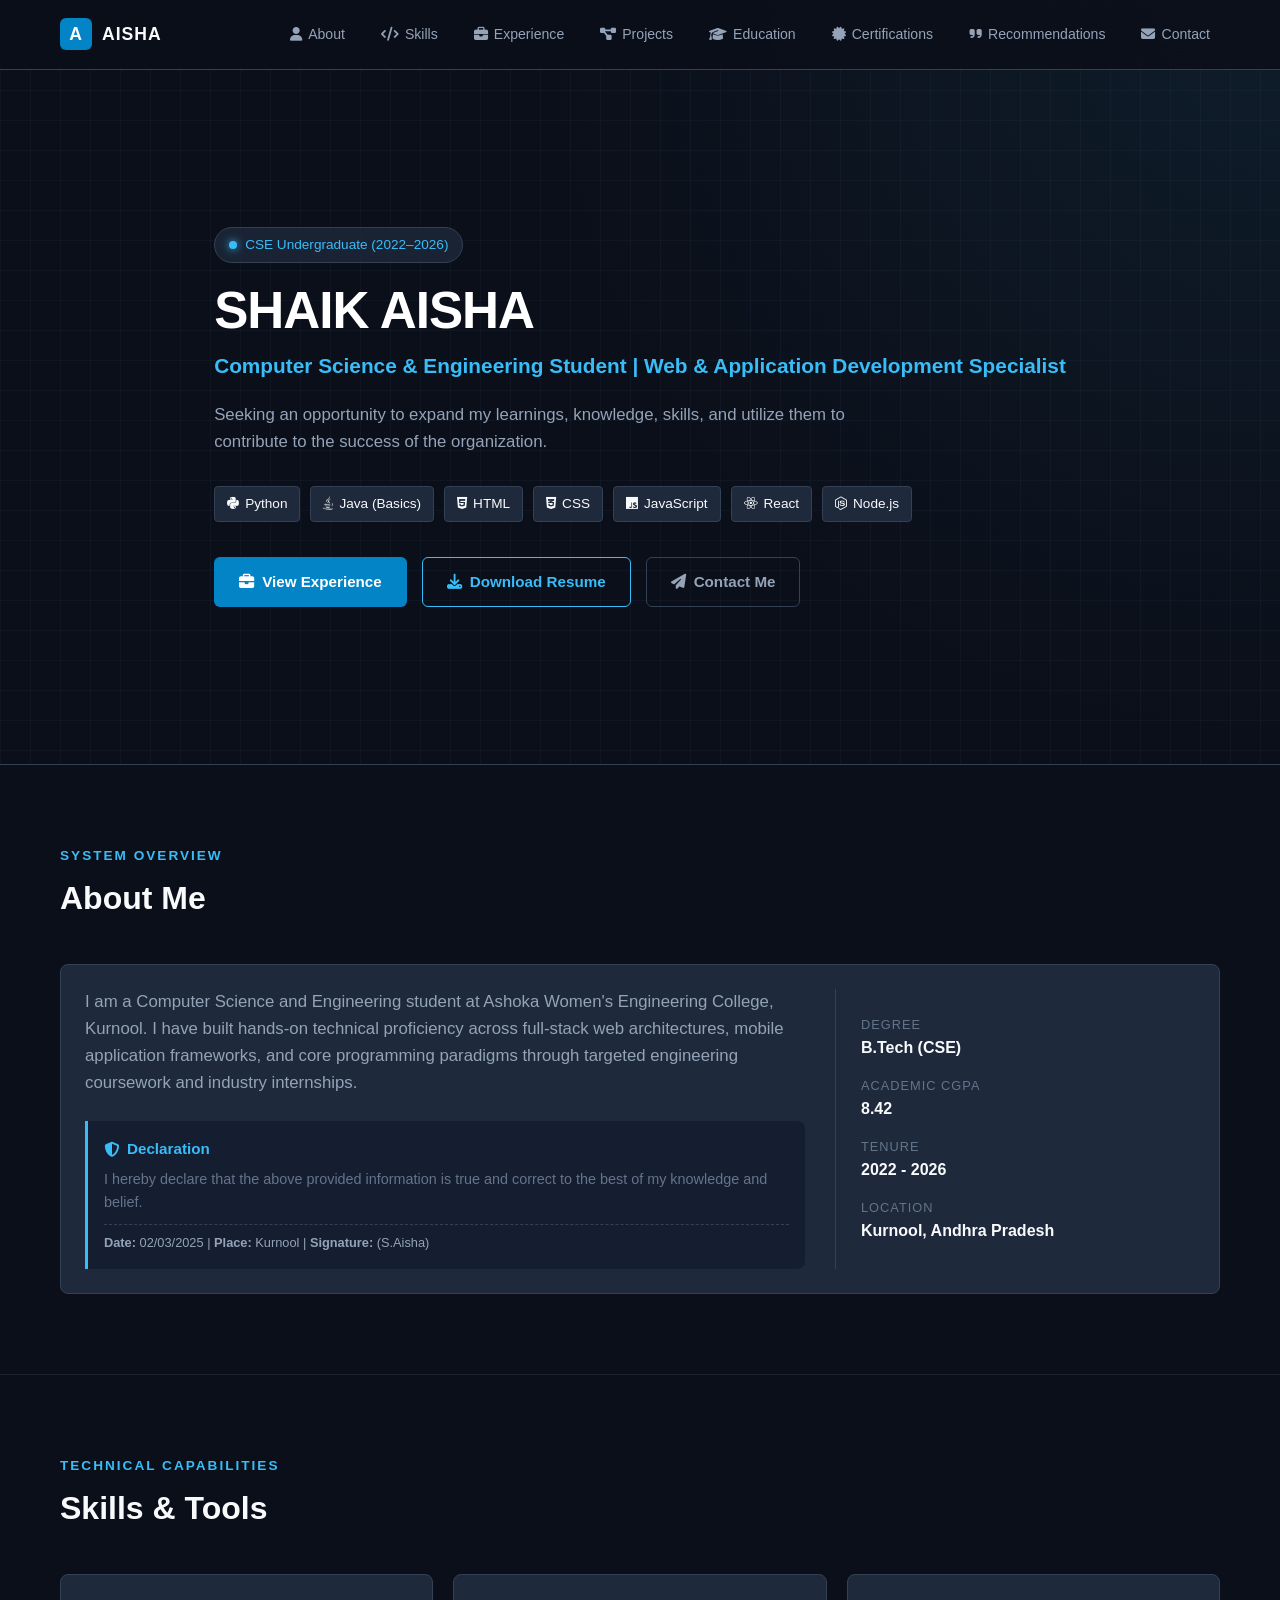
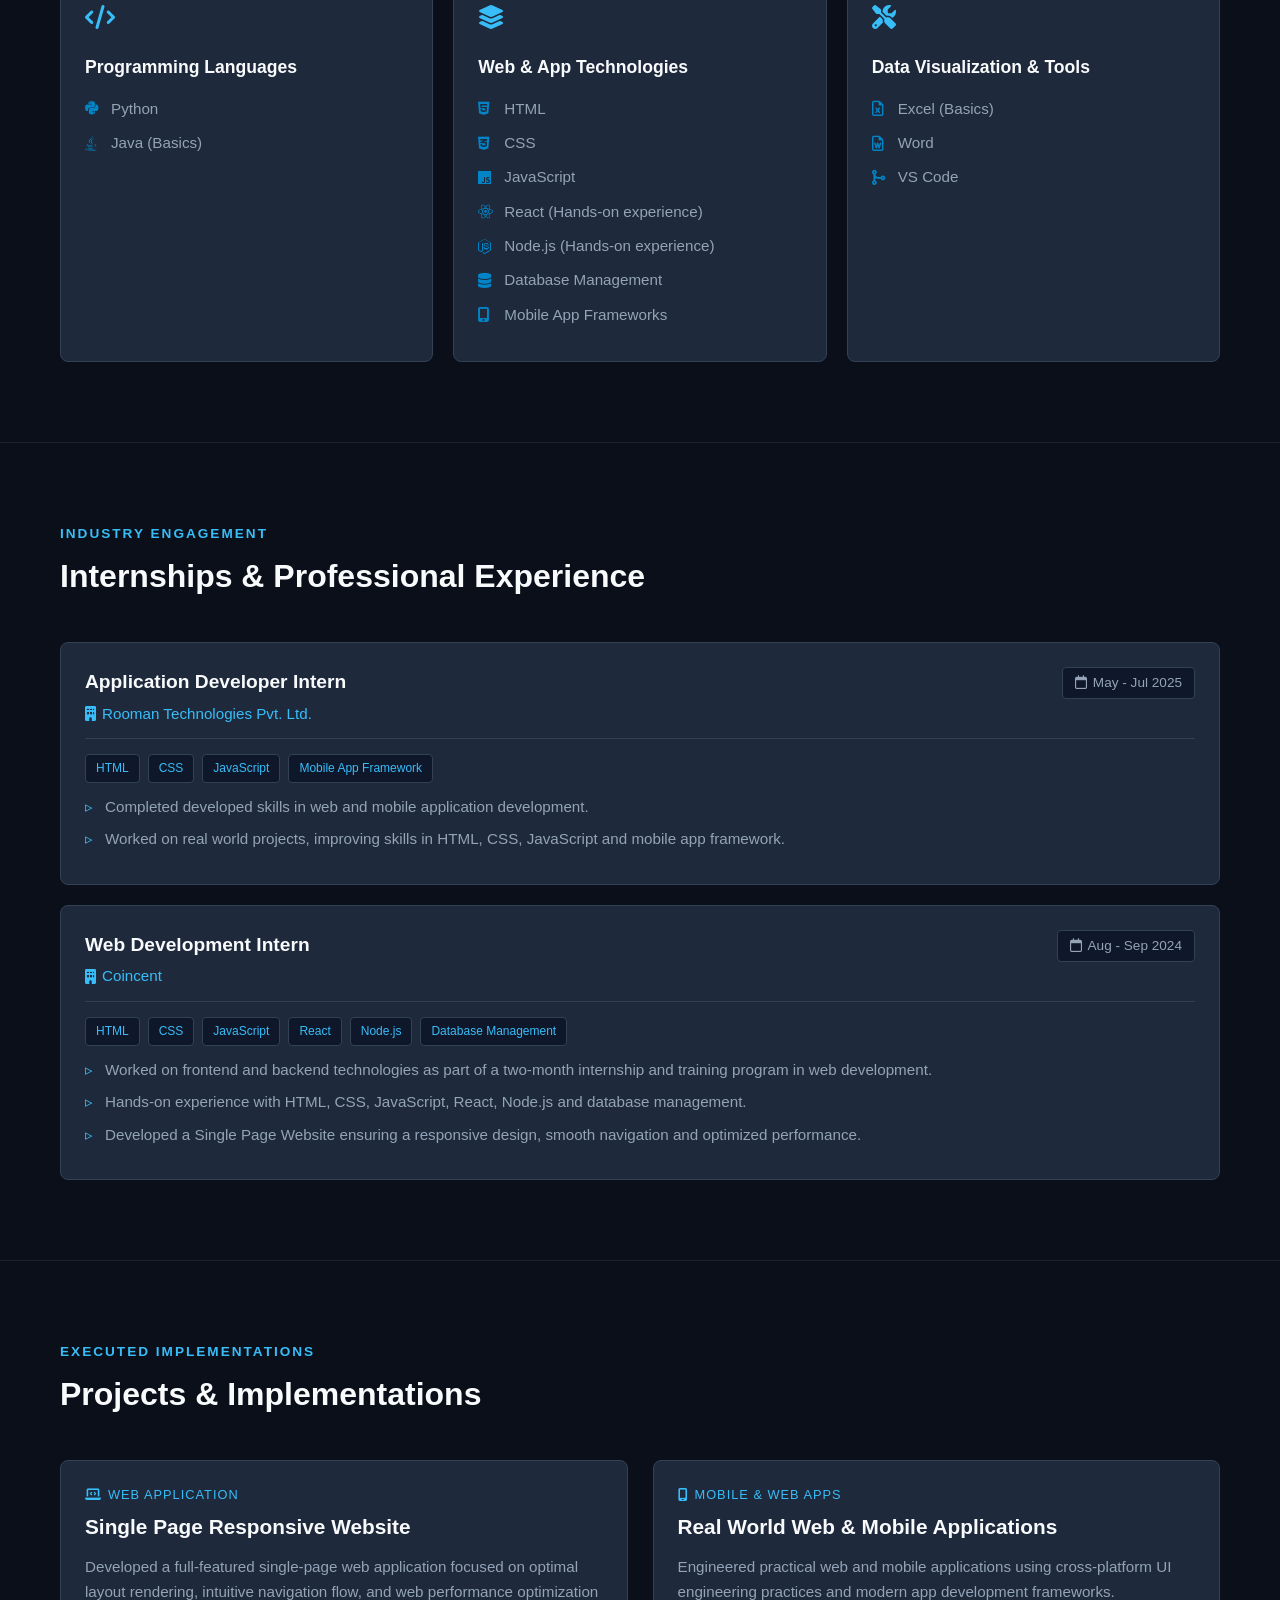
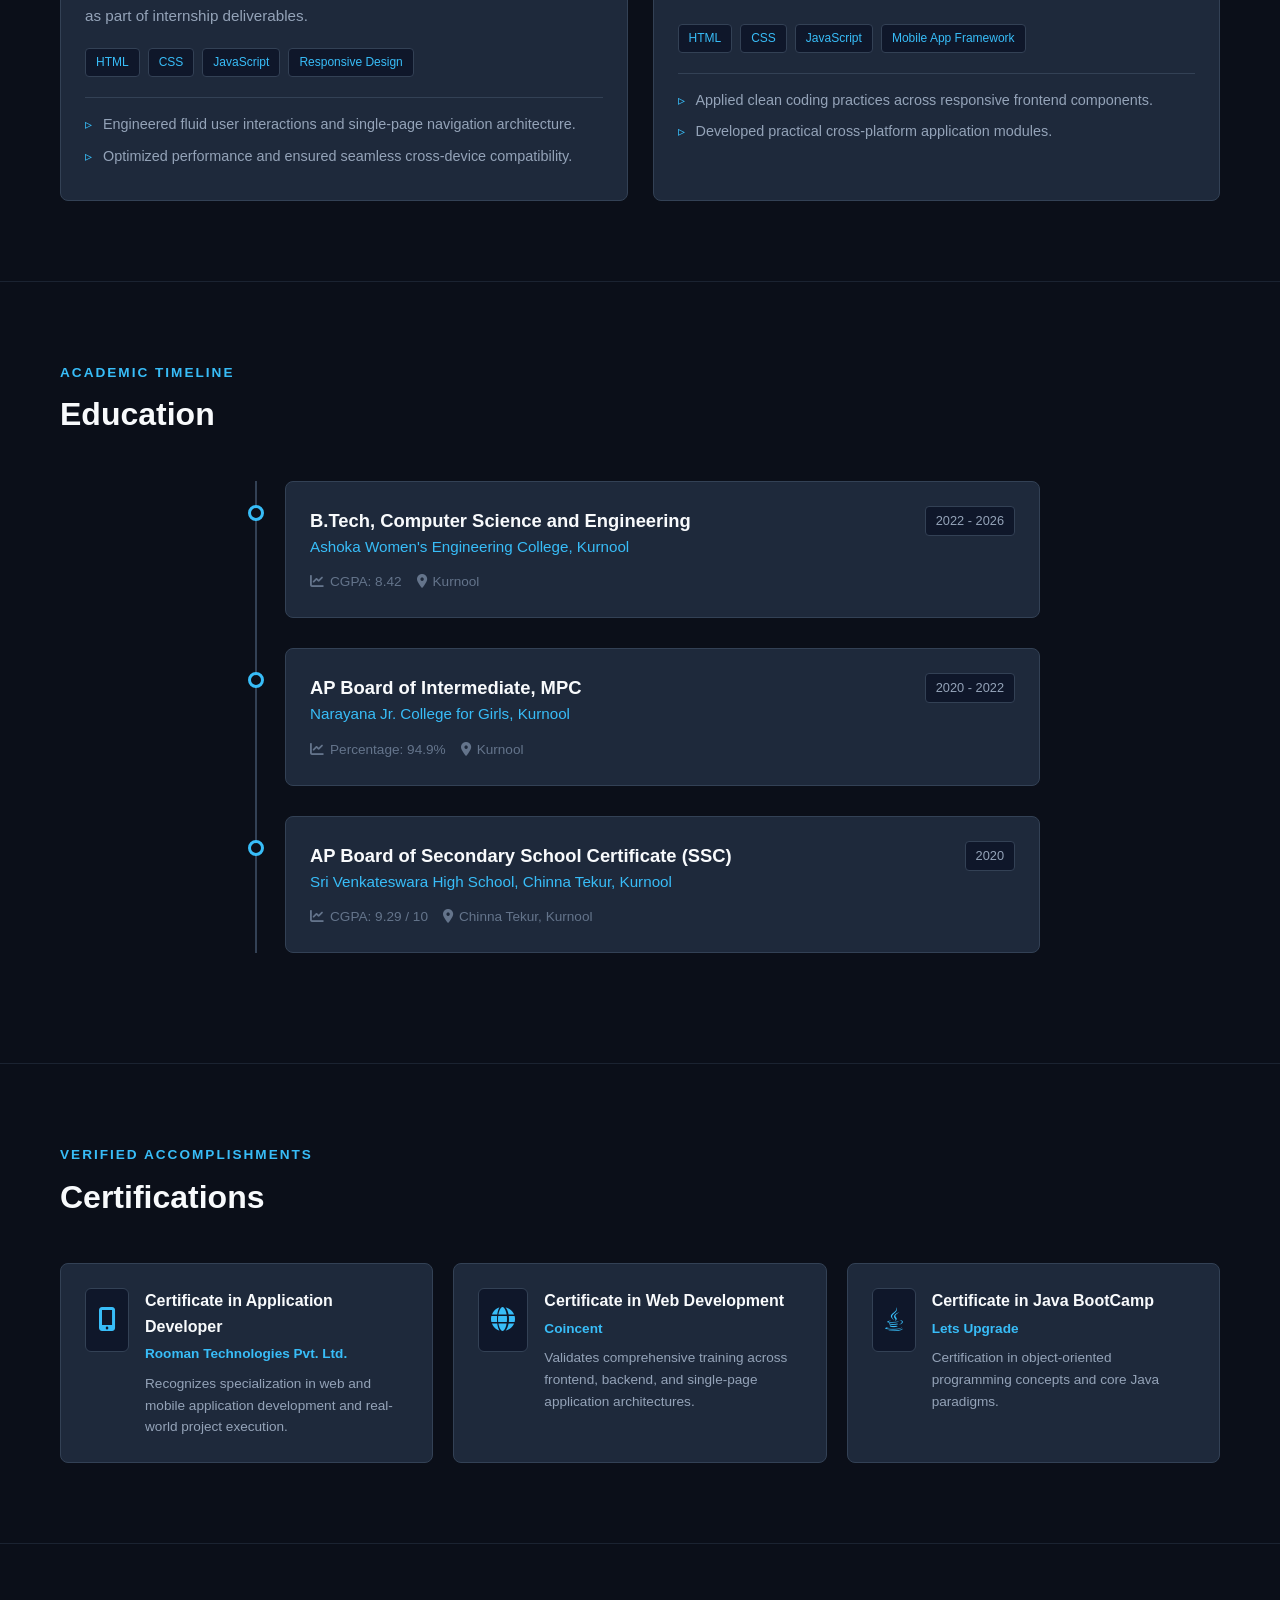
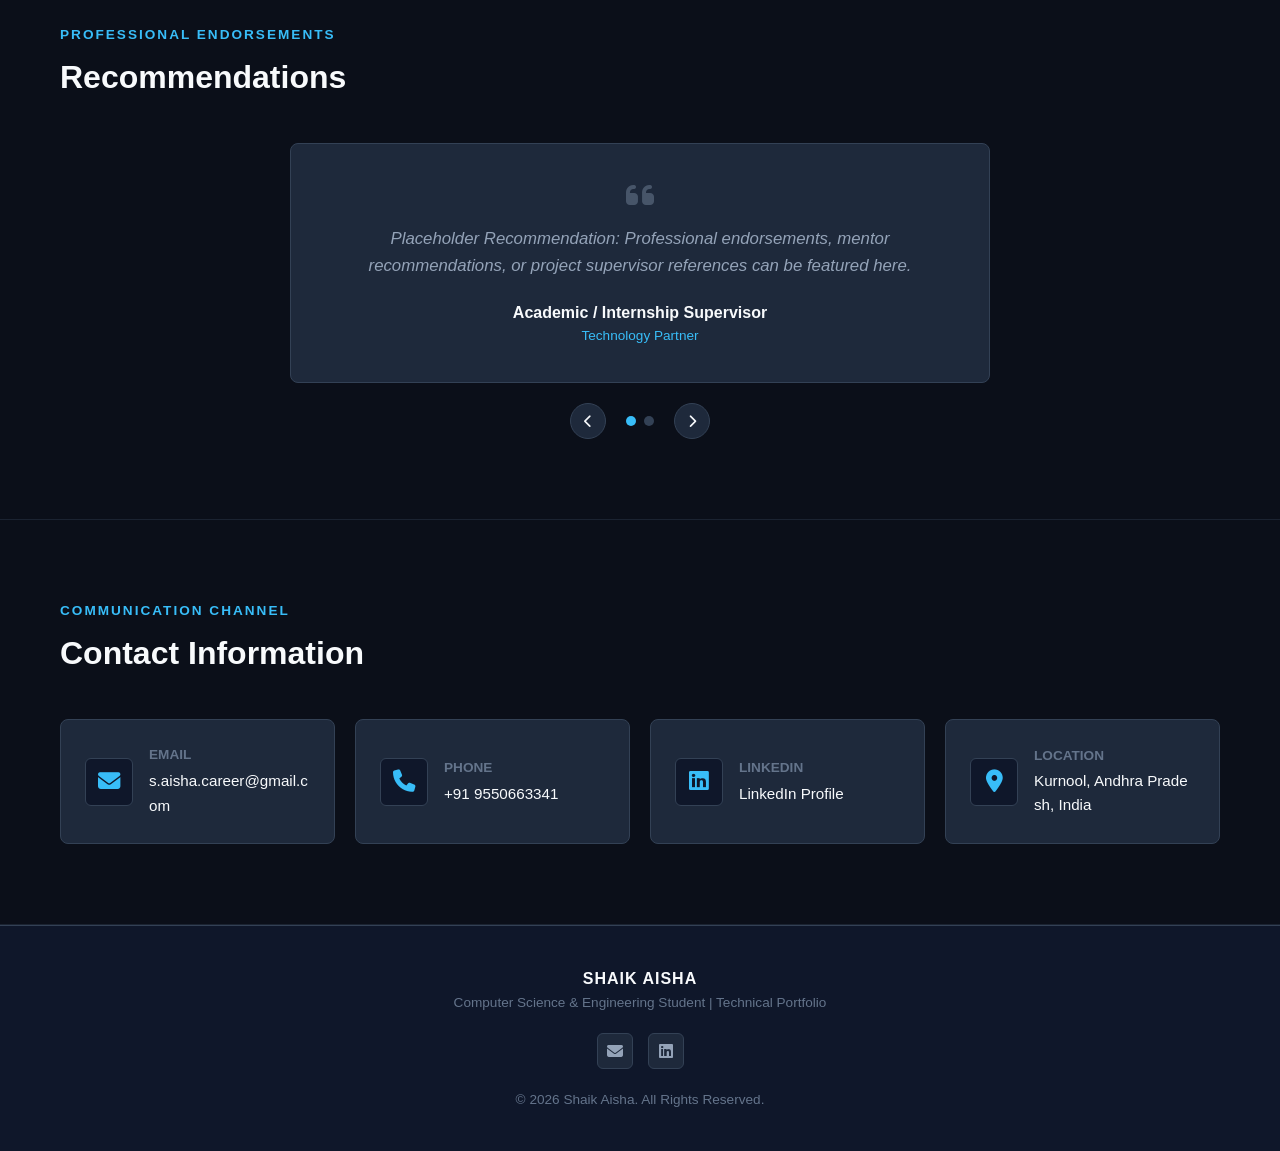
<file: INDEX.html>
<!DOCTYPE html>
<html lang="en">
<head>
  <meta charset="UTF-8" />
  <meta name="viewport" content="width=device-width, initial-scale=1.0" />
  <meta name="description" content="Portfolio of Shaik Aisha - Computer Science & Engineering Student, Web Developer, and Application Developer specializing in Python, Java, JavaScript, and Modern Web Technologies." />
  <meta property="og:title" content="Shaik Aisha | Technical Portfolio" />
  <meta property="og:description" content="Computer Science & Engineering Student | Web & Application Developer" />
  <meta property="og:type" content="website" />
  <title>Shaik Aisha | Technical Portfolio</title>
  
  <!-- Font Awesome CDN for Icons -->
  <link rel="stylesheet" href="https://cdnjs.cloudflare.com/ajax/libs/font-awesome/6.4.0/css/all.min.css" integrity="sha512-iecdLmaskl7CVkqkXNQ/ZH/XLlvWZOJyj7Yy7tcenmpD1ypASozpmT/E0iPtmFIB46ZmdtAc9eNBvH0H/ZpiBw==" crossorigin="anonymous" referrerpolicy="no-referrer" />
  <link rel="stylesheet" href="index.css" />
</head>
<body>

  <!-- Navigation Bar -->
  <header class="navbar-header">
    <div class="nav-container">
      <a href="#hero" class="brand-logo" aria-label="Home">
        <span class="logo-icon">A</span>
        <span class="logo-text">AISHA</span>
      </a>
      <button class="mobile-nav-toggle" id="mobile-toggle" aria-label="Toggle navigation menu" aria-expanded="false">
        <i class="fa-solid fa-bars"></i>
      </button>
      <nav class="nav-menu" id="nav-menu">
        <ul class="nav-list">
          <li><a href="#about" class="nav-link"><i class="fa-solid fa-user"></i> About</a></li>
          <li><a href="#skills" class="nav-link"><i class="fa-solid fa-code"></i> Skills</a></li>
          <li><a href="#experience" class="nav-link"><i class="fa-solid fa-briefcase"></i> Experience</a></li>
          <li><a href="#projects" class="nav-link"><i class="fa-solid fa-diagram-project"></i> Projects</a></li>
          <li><a href="#education" class="nav-link"><i class="fa-solid fa-graduation-cap"></i> Education</a></li>
          <li><a href="#certifications" class="nav-link"><i class="fa-solid fa-certificate"></i> Certifications</a></li>
          <li><a href="#testimonials" class="nav-link"><i class="fa-solid fa-quote-right"></i> Recommendations</a></li>
          <li><a href="#contact" class="nav-link"><i class="fa-solid fa-envelope"></i> Contact</a></li>
        </ul>
      </nav>
    </div>
  </header>

  <main>
    <!-- Hero Section -->
    <section id="hero" class="hero-section">
      <div class="hero-grid-bg"></div>
      <div class="container hero-container">
        <div class="hero-content">
          <div class="status-badge"><span class="pulse-dot"></span> CSE Undergraduate (2022–2026)</div>
          <h1 class="hero-title">SHAIK AISHA</h1>
          <p class="hero-subtitle">Computer Science & Engineering Student | Web & Application Development Specialist</p>
          <p class="hero-description">
            Seeking an opportunity to expand my learnings, knowledge, skills, and utilize them to contribute to the success of the organization.
          </p>
          <div class="hero-tags">
            <span class="tech-tag"><i class="fa-brands fa-python"></i> Python</span>
            <span class="tech-tag"><i class="fa-brands fa-java"></i> Java (Basics)</span>
            <span class="tech-tag"><i class="fa-brands fa-html5"></i> HTML</span>
            <span class="tech-tag"><i class="fa-brands fa-css3-alt"></i> CSS</span>
            <span class="tech-tag"><i class="fa-brands fa-js"></i> JavaScript</span>
            <span class="tech-tag"><i class="fa-brands fa-react"></i> React</span>
            <span class="tech-tag"><i class="fa-brands fa-node-js"></i> Node.js</span>
          </div>
          <div class="hero-cta">
            <a href="#experience" class="btn btn-primary"><i class="fa-solid fa-briefcase"></i> View Experience</a>
            <a href="images/resume.pdf" download class="btn btn-secondary"><i class="fa-solid fa-download"></i> Download Resume</a>
            <a href="#contact" class="btn btn-outline"><i class="fa-solid fa-paper-plane"></i> Contact Me</a>
          </div>
        </div>
      </div>
    </section>

    <!-- About Section -->
    <section id="about" class="section">
      <div class="container">
        <div class="section-header">
          <span class="section-subtitle">System Overview</span>
          <h2 class="section-title">About Me</h2>
        </div>
        <div class="card about-card">
          <div class="about-grid">
            <div class="about-text">
              <p>
                I am a Computer Science and Engineering student at Ashoka Women's Engineering College, Kurnool. I have built hands-on technical proficiency across full-stack web architectures, mobile application frameworks, and core programming paradigms through targeted engineering coursework and industry internships.
              </p>
              <div class="declaration-box">
                <h4><i class="fa-solid fa-shield-halved"></i> Declaration</h4>
                <p>I hereby declare that the above provided information is true and correct to the best of my knowledge and belief.</p>
                <div class="declaration-meta">
                  <span><strong>Date:</strong> 02/03/2025</span> | <span><strong>Place:</strong> Kurnool</span> | <span><strong>Signature:</strong> (S.Aisha)</span>
                </div>
              </div>
            </div>
            <div class="about-stats">
              <div class="stat-item">
                <span class="stat-label">Degree</span>
                <span class="stat-value">B.Tech (CSE)</span>
              </div>
              <div class="stat-item">
                <span class="stat-label">Academic CGPA</span>
                <span class="stat-value">8.42</span>
              </div>
              <div class="stat-item">
                <span class="stat-label">Tenure</span>
                <span class="stat-value">2022 - 2026</span>
              </div>
              <div class="stat-item">
                <span class="stat-label">Location</span>
                <span class="stat-value">Kurnool, Andhra Pradesh</span>
              </div>
            </div>
          </div>
        </div>
      </div>
    </section>

    <!-- Skills Section -->
    <section id="skills" class="section">
      <div class="container">
        <div class="section-header">
          <span class="section-subtitle">Technical Capabilities</span>
          <h2 class="section-title">Skills & Tools</h2>
        </div>
        <div class="skills-grid">
          
          <div class="card skill-card">
            <div class="card-icon"><i class="fa-solid fa-code"></i></div>
            <h3>Programming Languages</h3>
            <ul class="skill-list">
              <li><i class="fa-brands fa-python"></i> Python</li>
              <li><i class="fa-brands fa-java"></i> Java (Basics)</li>
            </ul>
          </div>

          <div class="card skill-card">
            <div class="card-icon"><i class="fa-solid fa-layer-group"></i></div>
            <h3>Web & App Technologies</h3>
            <ul class="skill-list">
              <li><i class="fa-brands fa-html5"></i> HTML</li>
              <li><i class="fa-brands fa-css3-alt"></i> CSS</li>
              <li><i class="fa-brands fa-js"></i> JavaScript</li>
              <li><i class="fa-brands fa-react"></i> React (Hands-on experience)</li>
              <li><i class="fa-brands fa-node-js"></i> Node.js (Hands-on experience)</li>
              <li><i class="fa-solid fa-database"></i> Database Management</li>
              <li><i class="fa-solid fa-mobile-screen-button"></i> Mobile App Frameworks</li>
            </ul>
          </div>

          <div class="card skill-card">
            <div class="card-icon"><i class="fa-solid fa-screwdriver-wrench"></i></div>
            <h3>Data Visualization & Tools</h3>
            <ul class="skill-list">
              <li><i class="fa-file-excel fa-regular"></i> Excel (Basics)</li>
              <li><i class="fa-file-word fa-regular"></i> Word</li>
              <li><i class="fa-solid fa-code-merge"></i> VS Code</li>
            </ul>
          </div>

        </div>
      </div>
    </section>

    <!-- Experience Section -->
    <section id="experience" class="section">
      <div class="container">
        <div class="section-header">
          <span class="section-subtitle">Industry Engagement</span>
          <h2 class="section-title">Internships & Professional Experience</h2>
        </div>
        <div class="experience-grid">

          <article class="card experience-card">
            <div class="exp-header">
              <div>
                <h3 class="exp-role">Application Developer Intern</h3>
                <h4 class="exp-company"><i class="fa-solid fa-building"></i> Rooman Technologies Pvt. Ltd.</h4>
              </div>
              <span class="exp-duration"><i class="fa-regular fa-calendar"></i> May - Jul 2025</span>
            </div>
            <div class="exp-body">
              <div class="exp-tech-stack">
                <span class="tech-chip">HTML</span>
                <span class="tech-chip">CSS</span>
                <span class="tech-chip">JavaScript</span>
                <span class="tech-chip">Mobile App Framework</span>
              </div>
              <ul class="exp-highlights">
                <li>Completed developed skills in web and mobile application development.</li>
                <li>Worked on real world projects, improving skills in HTML, CSS, JavaScript and mobile app framework.</li>
              </ul>
            </div>
          </article>

          <article class="card experience-card">
            <div class="exp-header">
              <div>
                <h3 class="exp-role">Web Development Intern</h3>
                <h4 class="exp-company"><i class="fa-solid fa-building"></i> Coincent</h4>
              </div>
              <span class="exp-duration"><i class="fa-regular fa-calendar"></i> Aug - Sep 2024</span>
            </div>
            <div class="exp-body">
              <div class="exp-tech-stack">
                <span class="tech-chip">HTML</span>
                <span class="tech-chip">CSS</span>
                <span class="tech-chip">JavaScript</span>
                <span class="tech-chip">React</span>
                <span class="tech-chip">Node.js</span>
                <span class="tech-chip">Database Management</span>
              </div>
              <ul class="exp-highlights">
                <li>Worked on frontend and backend technologies as part of a two-month internship and training program in web development.</li>
                <li>Hands-on experience with HTML, CSS, JavaScript, React, Node.js and database management.</li>
                <li>Developed a Single Page Website ensuring a responsive design, smooth navigation and optimized performance.</li>
              </ul>
            </div>
          </article>

        </div>
      </div>
    </section>

    <!-- Projects Section -->
    <section id="projects" class="section">
      <div class="container">
        <div class="section-header">
          <span class="section-subtitle">Executed Implementations</span>
          <h2 class="section-title">Projects & Implementations</h2>
        </div>
        <div class="projects-grid">

          <article class="card project-card">
            <div class="project-header">
              <span class="project-category"><i class="fa-solid fa-laptop-code"></i> Web Application</span>
              <h3 class="project-title">Single Page Responsive Website</h3>
            </div>
            <div class="project-body">
              <p class="project-description">
                Developed a full-featured single-page web application focused on optimal layout rendering, intuitive navigation flow, and web performance optimization as part of internship deliverables.
              </p>
              <div class="project-tech-stack">
                <span class="tech-chip">HTML</span>
                <span class="tech-chip">CSS</span>
                <span class="tech-chip">JavaScript</span>
                <span class="tech-chip">Responsive Design</span>
              </div>
              <ul class="project-highlights">
                <li>Engineered fluid user interactions and single-page navigation architecture.</li>
                <li>Optimized performance and ensured seamless cross-device compatibility.</li>
              </ul>
            </div>
          </article>

          <article class="card project-card">
            <div class="project-header">
              <span class="project-category"><i class="fa-solid fa-mobile-screen"></i> Mobile & Web Apps</span>
              <h3 class="project-title">Real World Web & Mobile Applications</h3>
            </div>
            <div class="project-body">
              <p class="project-description">
                Engineered practical web and mobile applications using cross-platform UI engineering practices and modern app development frameworks.
              </p>
              <div class="project-tech-stack">
                <span class="tech-chip">HTML</span>
                <span class="tech-chip">CSS</span>
                <span class="tech-chip">JavaScript</span>
                <span class="tech-chip">Mobile App Framework</span>
              </div>
              <ul class="project-highlights">
                <li>Applied clean coding practices across responsive frontend components.</li>
                <li>Developed practical cross-platform application modules.</li>
              </ul>
            </div>
          </article>

        </div>
      </div>
    </section>

    <!-- Education Section -->
    <section id="education" class="section">
      <div class="container">
        <div class="section-header">
          <span class="section-subtitle">Academic Timeline</span>
          <h2 class="section-title">Education</h2>
        </div>
        <div class="timeline">

          <div class="timeline-item">
            <div class="timeline-dot"></div>
            <div class="card timeline-card">
              <div class="timeline-header">
                <div>
                  <h3 class="degree-title">B.Tech, Computer Science and Engineering</h3>
                  <p class="institution-name">Ashoka Women's Engineering College, Kurnool</p>
                </div>
                <span class="timeline-date">2022 - 2026</span>
              </div>
              <div class="timeline-details">
                <span class="grade-badge"><i class="fa-solid fa-chart-line"></i> CGPA: 8.42</span>
                <span class="location-badge"><i class="fa-solid fa-location-dot"></i> Kurnool</span>
              </div>
            </div>
          </div>

          <div class="timeline-item">
            <div class="timeline-dot"></div>
            <div class="card timeline-card">
              <div class="timeline-header">
                <div>
                  <h3 class="degree-title">AP Board of Intermediate, MPC</h3>
                  <p class="institution-name">Narayana Jr. College for Girls, Kurnool</p>
                </div>
                <span class="timeline-date">2020 - 2022</span>
              </div>
              <div class="timeline-details">
                <span class="grade-badge"><i class="fa-solid fa-chart-line"></i> Percentage: 94.9%</span>
                <span class="location-badge"><i class="fa-solid fa-location-dot"></i> Kurnool</span>
              </div>
            </div>
          </div>

          <div class="timeline-item">
            <div class="timeline-dot"></div>
            <div class="card timeline-card">
              <div class="timeline-header">
                <div>
                  <h3 class="degree-title">AP Board of Secondary School Certificate (SSC)</h3>
                  <p class="institution-name">Sri Venkateswara High School, Chinna Tekur, Kurnool</p>
                </div>
                <span class="timeline-date">2020</span>
              </div>
              <div class="timeline-details">
                <span class="grade-badge"><i class="fa-solid fa-chart-line"></i> CGPA: 9.29 / 10</span>
                <span class="location-badge"><i class="fa-solid fa-location-dot"></i> Chinna Tekur, Kurnool</span>
              </div>
            </div>
          </div>

        </div>
      </div>
    </section>

    <!-- Certifications Section -->
    <section id="certifications" class="section">
      <div class="container">
        <div class="section-header">
          <span class="section-subtitle">Verified Accomplishments</span>
          <h2 class="section-title">Certifications</h2>
        </div>
        <div class="certifications-grid">

          <div class="card cert-card">
            <div class="cert-icon"><i class="fa-solid fa-mobile-screen-button"></i></div>
            <div class="cert-content">
              <h3>Certificate in Application Developer</h3>
              <p class="cert-issuer">Rooman Technologies Pvt. Ltd.</p>
              <p class="cert-desc">Recognizes specialization in web and mobile application development and real-world project execution.</p>
            </div>
          </div>

          <div class="card cert-card">
            <div class="cert-icon"><i class="fa-solid fa-globe"></i></div>
            <div class="cert-content">
              <h3>Certificate in Web Development</h3>
              <p class="cert-issuer">Coincent</p>
              <p class="cert-desc">Validates comprehensive training across frontend, backend, and single-page application architectures.</p>
            </div>
          </div>

          <div class="card cert-card">
            <div class="cert-icon"><i class="fa-brands fa-java"></i></div>
            <div class="cert-content">
              <h3>Certificate in Java BootCamp</h3>
              <p class="cert-issuer">Lets Upgrade</p>
              <p class="cert-desc">Certification in object-oriented programming concepts and core Java paradigms.</p>
            </div>
          </div>

        </div>
      </div>
    </section>

    <!-- Testimonials Section -->
    <section id="testimonials" class="section">
      <div class="container">
        <div class="section-header">
          <span class="section-subtitle">Professional Endorsements</span>
          <h2 class="section-title">Recommendations</h2>
        </div>
        
        <div class="testimonial-carousel-wrapper">
          <div class="testimonial-carousel" id="testimonial-carousel">
            
            <div class="testimonial-slide active">
              <div class="card testimonial-card">
                <i class="fa-solid fa-quote-left quote-icon"></i>
                <p class="testimonial-text">
                  Placeholder Recommendation: Professional endorsements, mentor recommendations, or project supervisor references can be featured here.
                </p>
                <div class="testimonial-author">
                  <div class="author-info">
                    <span class="author-name">Academic / Internship Supervisor</span>
                    <span class="author-title">Technology Partner</span>
                  </div>
                </div>
              </div>
            </div>

            <div class="testimonial-slide">
              <div class="card testimonial-card">
                <i class="fa-solid fa-quote-left quote-icon"></i>
                <p class="testimonial-text">
                  Placeholder Recommendation: Additional verified testimonials and evaluation reports will be populated in this section.
                </p>
                <div class="testimonial-author">
                  <div class="author-info">
                    <span class="author-name">Project Evaluator</span>
                    <span class="author-title">Technical Mentor</span>
                  </div>
                </div>
              </div>
            </div>

          </div>

          <div class="carousel-controls">
            <button class="carousel-btn" id="prev-testimonial" aria-label="Previous Recommendation"><i class="fa-solid fa-chevron-left"></i></button>
            <div class="carousel-indicators" id="carousel-indicators">
              <span class="indicator active" data-slide="0"></span>
              <span class="indicator" data-slide="1"></span>
            </div>
            <button class="carousel-btn" id="next-testimonial" aria-label="Next Recommendation"><i class="fa-solid fa-chevron-right"></i></button>
          </div>
        </div>

      </div>
    </section>

    <!-- Contact Section -->
    <section id="contact" class="section">
      <div class="container">
        <div class="section-header">
          <span class="section-subtitle">Communication Channel</span>
          <h2 class="section-title">Contact Information</h2>
        </div>
        <div class="contact-grid">

          <div class="card contact-card">
            <div class="contact-icon"><i class="fa-solid fa-envelope"></i></div>
            <div class="contact-details">
              <h3>Email</h3>
              <a href="mailto:s.aisha.career@gmail.com">s.aisha.career@gmail.com</a>
            </div>
          </div>

          <div class="card contact-card">
            <div class="contact-icon"><i class="fa-solid fa-phone"></i></div>
            <div class="contact-details">
              <h3>Phone</h3>
              <a href="tel:+919550663341">+91 9550663341</a>
            </div>
          </div>

          <div class="card contact-card">
            <div class="contact-icon"><i class="fa-brands fa-linkedin"></i></div>
            <div class="contact-details">
              <h3>LinkedIn</h3>
              <a href="https://linkedin.com" target="_blank" rel="noopener noreferrer">LinkedIn Profile</a>
            </div>
          </div>

          <div class="card contact-card">
            <div class="contact-icon"><i class="fa-solid fa-location-dot"></i></div>
            <div class="contact-details">
              <h3>Location</h3>
              <p>Kurnool, Andhra Pradesh, India</p>
            </div>
          </div>

        </div>
      </div>
    </section>
  </main>

  <!-- Footer -->
  <footer class="footer">
    <div class="container footer-container">
      <div class="footer-brand">
        <span class="footer-logo">SHAIK AISHA</span>
        <p>Computer Science & Engineering Student | Technical Portfolio</p>
      </div>
      <div class="footer-links">
        <a href="mailto:s.aisha.career@gmail.com" aria-label="Email"><i class="fa-solid fa-envelope"></i></a>
        <a href="https://linkedin.com" target="_blank" rel="noopener noreferrer" aria-label="LinkedIn"><i class="fa-brands fa-linkedin"></i></a>
      </div>
      <div class="footer-copyright">
        &copy; <span id="current-year">2026</span> Shaik Aisha. All Rights Reserved.
      </div>
    </div>
  </footer>

  <script src="index.js"></script>
</body>
</html>
</file>
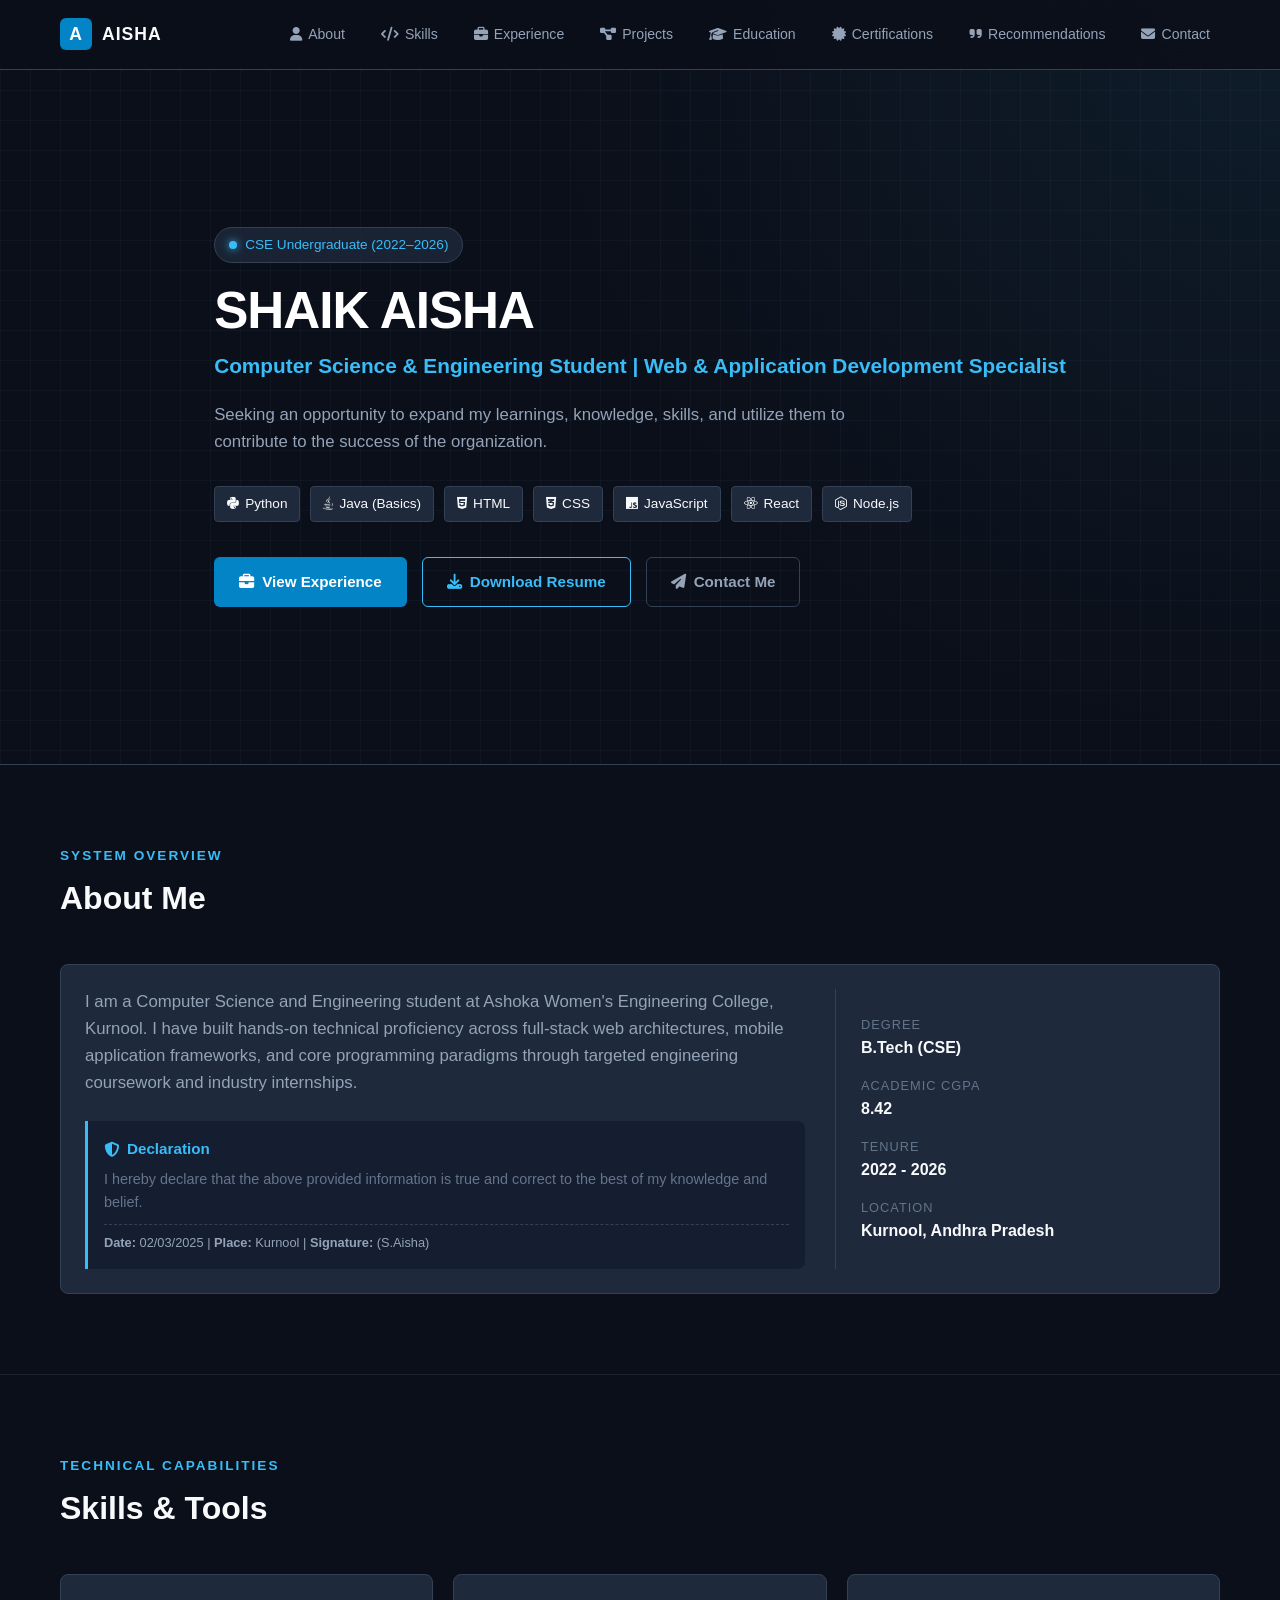
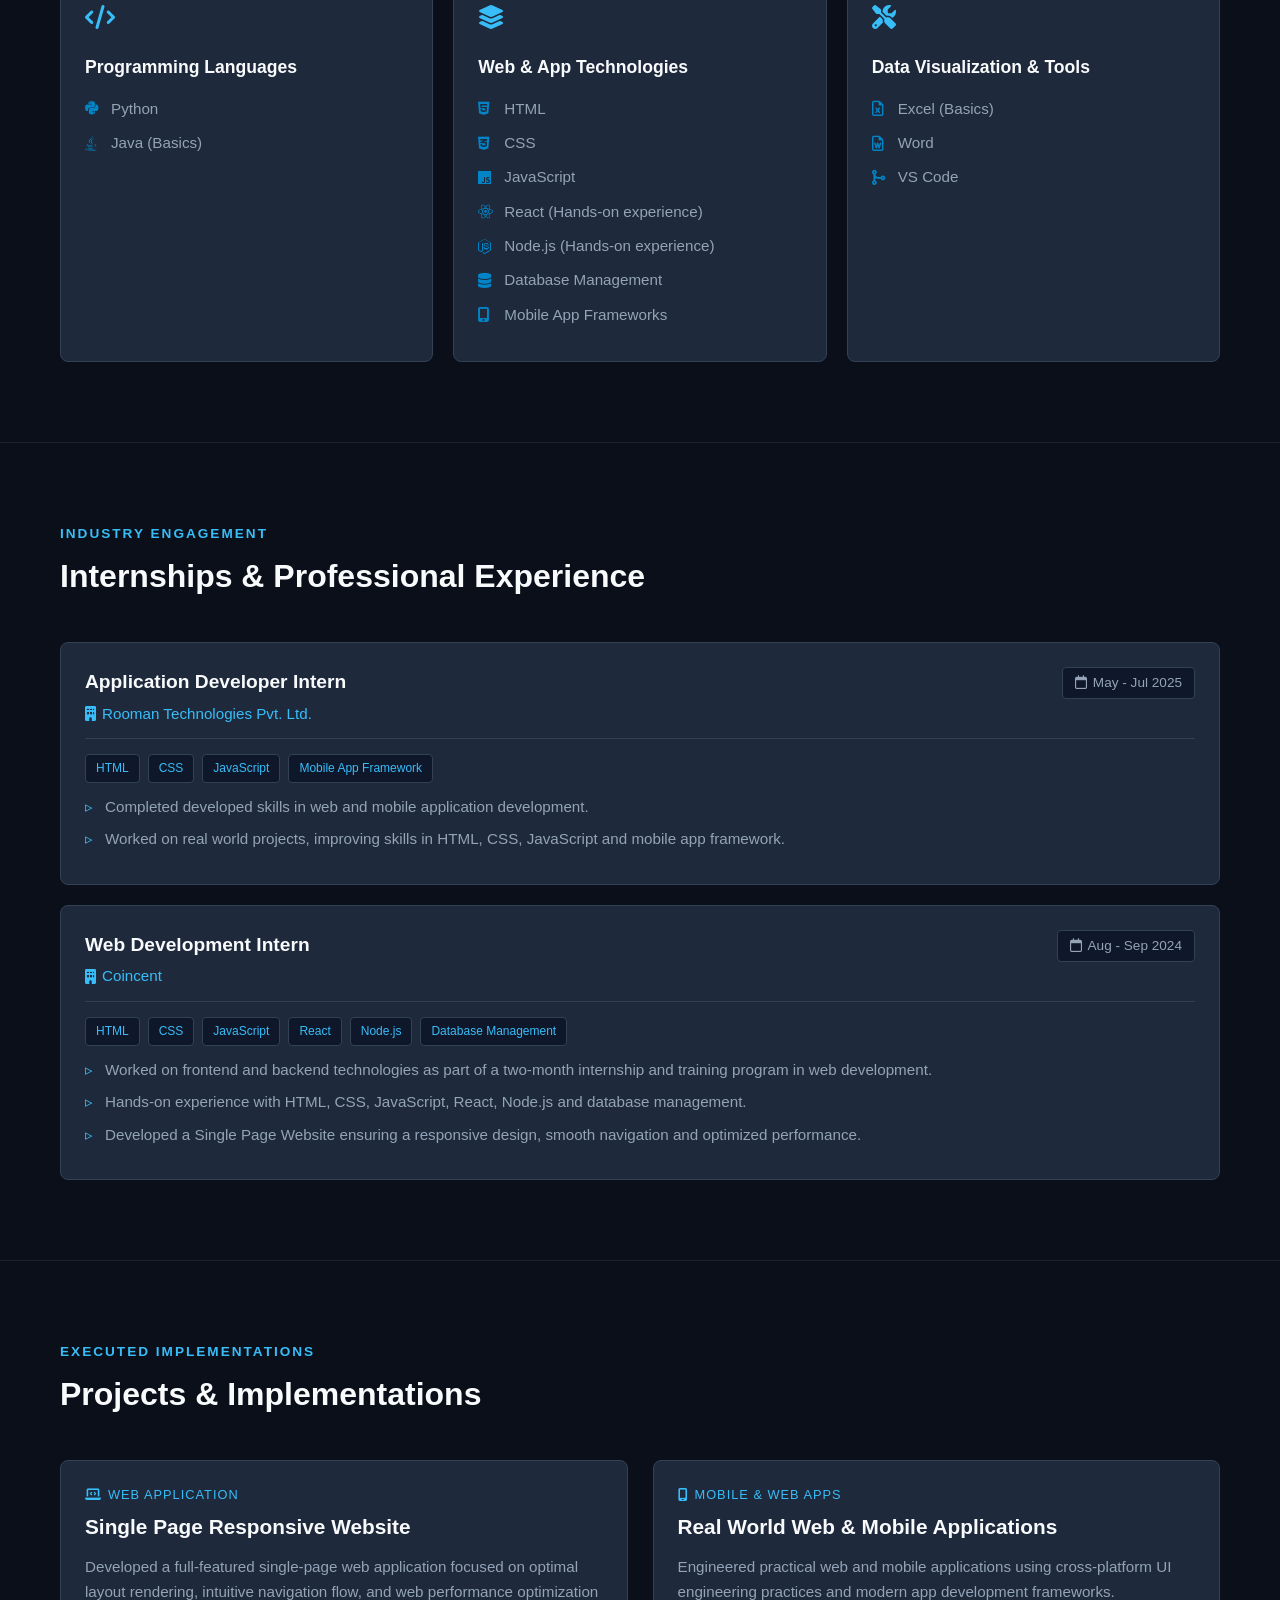
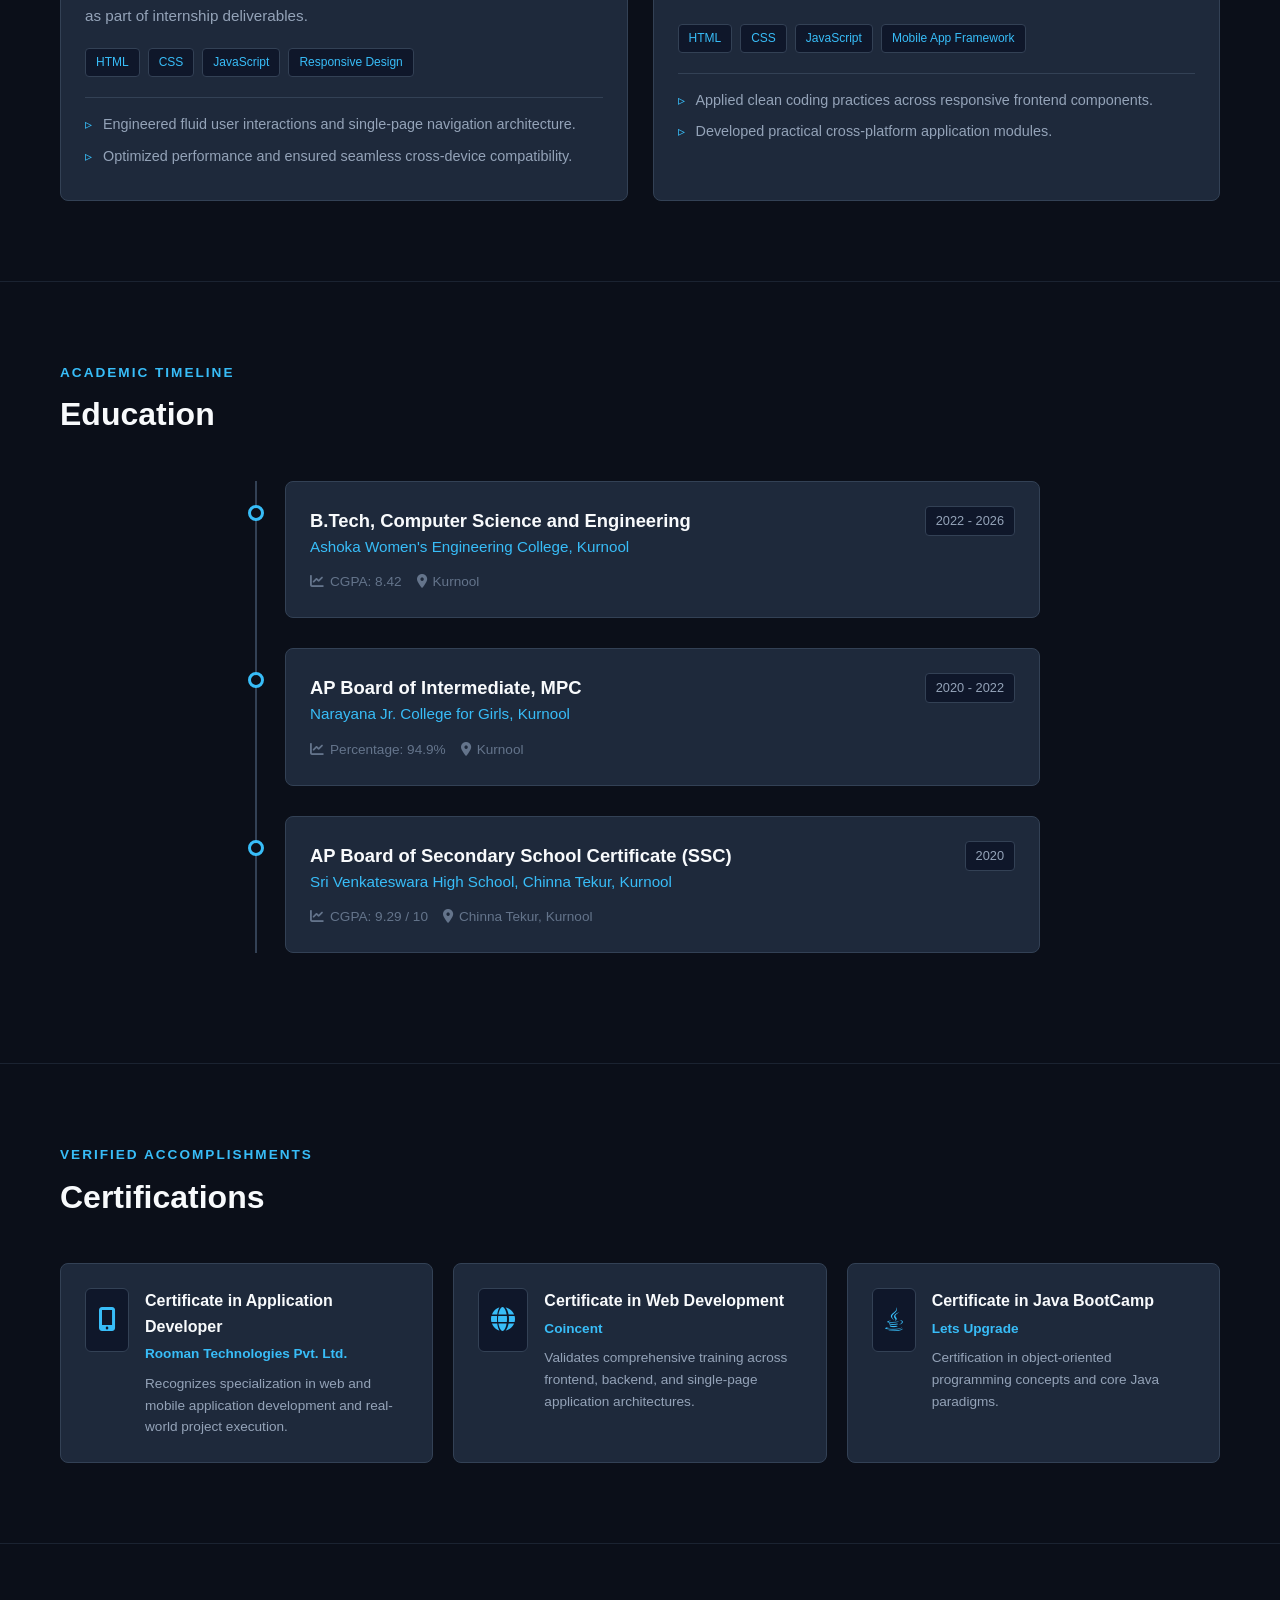
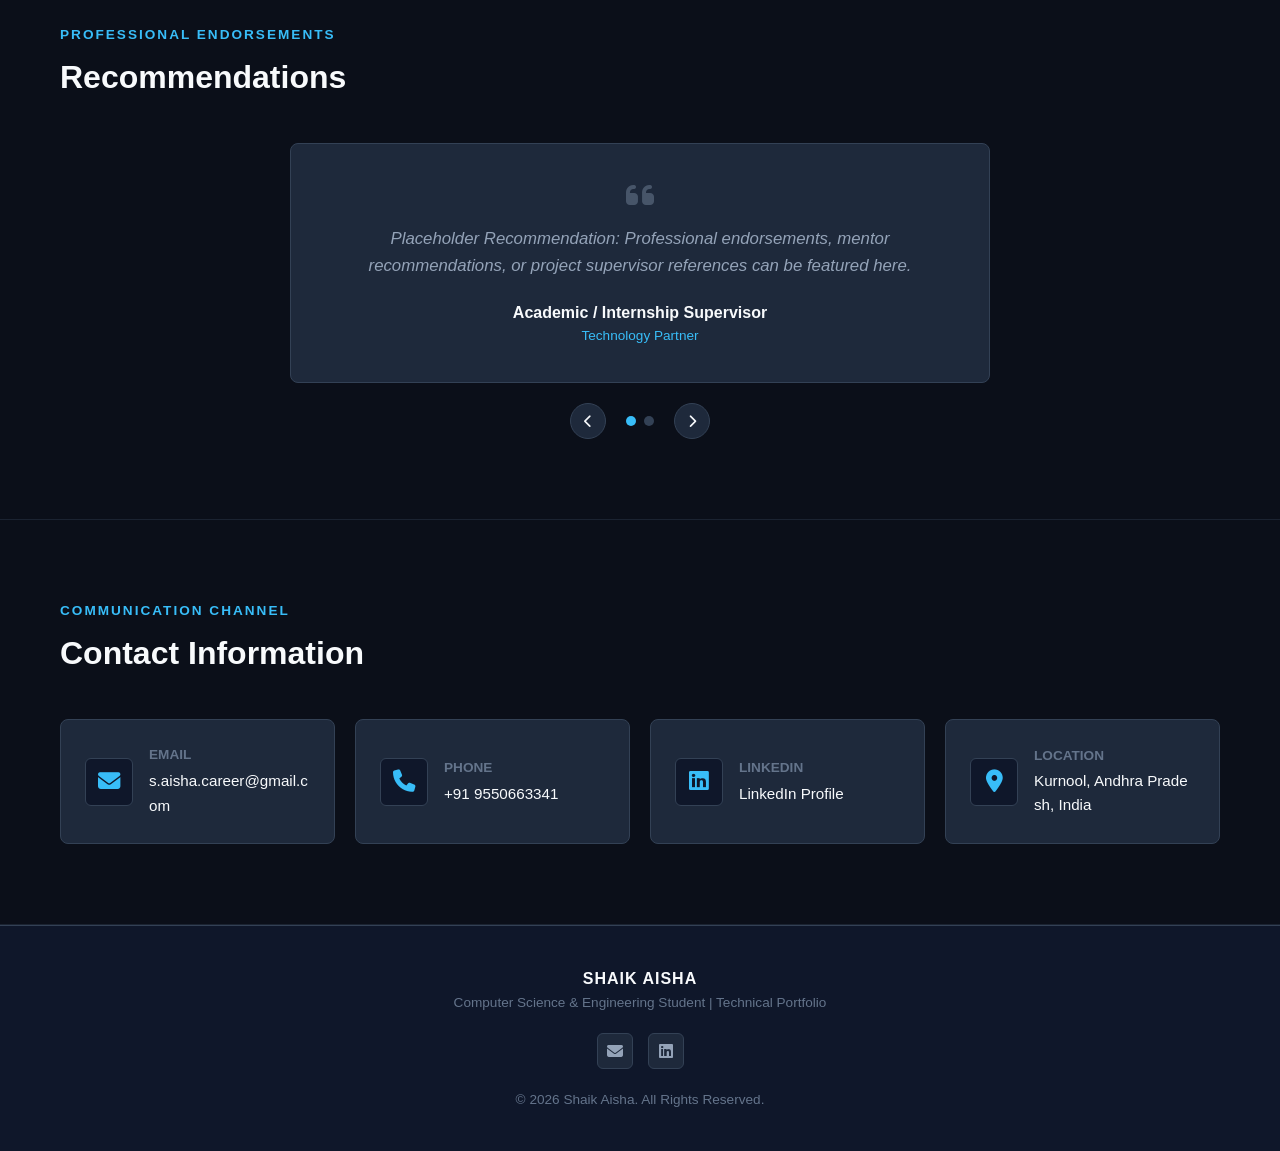
<file: INDEX.HTML>
<!DOCTYPE html>
<html lang="en">
<head>
  <meta charset="UTF-8" />
  <meta name="viewport" content="width=device-width, initial-scale=1.0" />
  <meta name="description" content="Portfolio of Shaik Aisha - Computer Science & Engineering Student, Web Developer, and Application Developer specializing in Python, Java, JavaScript, and Modern Web Technologies." />
  <meta property="og:title" content="Shaik Aisha | Technical Portfolio" />
  <meta property="og:description" content="Computer Science & Engineering Student | Web & Application Developer" />
  <meta property="og:type" content="website" />
  <title>Shaik Aisha | Technical Portfolio</title>
  
  <!-- Font Awesome CDN for Icons -->
  <link rel="stylesheet" href="https://cdnjs.cloudflare.com/ajax/libs/font-awesome/6.4.0/css/all.min.css" integrity="sha512-iecdLmaskl7CVkqkXNQ/ZH/XLlvWZOJyj7Yy7tcenmpD1ypASozpmT/E0iPtmFIB46ZmdtAc9eNBvH0H/ZpiBw==" crossorigin="anonymous" referrerpolicy="no-referrer" />
  <link rel="stylesheet" href="index.css" />
</head>
<body>

  <!-- Navigation Bar -->
  <header class="navbar-header">
    <div class="nav-container">
      <a href="#hero" class="brand-logo" aria-label="Home">
        <span class="logo-icon">A</span>
        <span class="logo-text">AISHA</span>
      </a>
      <button class="mobile-nav-toggle" id="mobile-toggle" aria-label="Toggle navigation menu" aria-expanded="false">
        <i class="fa-solid fa-bars"></i>
      </button>
      <nav class="nav-menu" id="nav-menu">
        <ul class="nav-list">
          <li><a href="#about" class="nav-link"><i class="fa-solid fa-user"></i> About</a></li>
          <li><a href="#skills" class="nav-link"><i class="fa-solid fa-code"></i> Skills</a></li>
          <li><a href="#experience" class="nav-link"><i class="fa-solid fa-briefcase"></i> Experience</a></li>
          <li><a href="#projects" class="nav-link"><i class="fa-solid fa-diagram-project"></i> Projects</a></li>
          <li><a href="#education" class="nav-link"><i class="fa-solid fa-graduation-cap"></i> Education</a></li>
          <li><a href="#certifications" class="nav-link"><i class="fa-solid fa-certificate"></i> Certifications</a></li>
          <li><a href="#testimonials" class="nav-link"><i class="fa-solid fa-quote-right"></i> Recommendations</a></li>
          <li><a href="#contact" class="nav-link"><i class="fa-solid fa-envelope"></i> Contact</a></li>
        </ul>
      </nav>
    </div>
  </header>

  <main>
    <!-- Hero Section -->
    <section id="hero" class="hero-section">
      <div class="hero-grid-bg"></div>
      <div class="container hero-container">
        <div class="hero-content">
          <div class="status-badge"><span class="pulse-dot"></span> CSE Undergraduate (2022–2026)</div>
          <h1 class="hero-title">SHAIK AISHA</h1>
          <p class="hero-subtitle">Computer Science & Engineering Student | Web & Application Development Specialist</p>
          <p class="hero-description">
            Seeking an opportunity to expand my learnings, knowledge, skills, and utilize them to contribute to the success of the organization.
          </p>
          <div class="hero-tags">
            <span class="tech-tag"><i class="fa-brands fa-python"></i> Python</span>
            <span class="tech-tag"><i class="fa-brands fa-java"></i> Java (Basics)</span>
            <span class="tech-tag"><i class="fa-brands fa-html5"></i> HTML</span>
            <span class="tech-tag"><i class="fa-brands fa-css3-alt"></i> CSS</span>
            <span class="tech-tag"><i class="fa-brands fa-js"></i> JavaScript</span>
            <span class="tech-tag"><i class="fa-brands fa-react"></i> React</span>
            <span class="tech-tag"><i class="fa-brands fa-node-js"></i> Node.js</span>
          </div>
          <div class="hero-cta">
            <a href="#experience" class="btn btn-primary"><i class="fa-solid fa-briefcase"></i> View Experience</a>
            <a href="/ASSESTS/ai_sha.pdf" download class="btn btn-secondary"><i class="fa-solid fa-download"></i> Download Resume</a>
            <a href="#contact" class="btn btn-outline"><i class="fa-solid fa-paper-plane"></i> Contact Me</a>
          </div>
        </div>
      </div>
    </section>

    <!-- About Section -->
    <section id="about" class="section">
      <div class="container">
        <div class="section-header">
          <span class="section-subtitle">System Overview</span>
          <h2 class="section-title">About Me</h2>
        </div>
        <div class="card about-card">
          <div class="about-grid">
            <div class="about-text">
              <p>
                I am a Computer Science and Engineering student at Ashoka Women's Engineering College, Kurnool. I have built hands-on technical proficiency across full-stack web architectures, mobile application frameworks, and core programming paradigms through targeted engineering coursework and industry internships.
              </p>
              <div class="declaration-box">
                <h4><i class="fa-solid fa-shield-halved"></i> Declaration</h4>
                <p>I hereby declare that the above provided information is true and correct to the best of my knowledge and belief.</p>
                <div class="declaration-meta">
                  <span><strong>Date:</strong> 02/03/2025</span> | <span><strong>Place:</strong> Kurnool</span> | <span><strong>Signature:</strong> (S.Aisha)</span>
                </div>
              </div>
            </div>
            <div class="about-stats">
              <div class="stat-item">
                <span class="stat-label">Degree</span>
                <span class="stat-value">B.Tech (CSE)</span>
              </div>
              <div class="stat-item">
                <span class="stat-label">Academic CGPA</span>
                <span class="stat-value">8.42</span>
              </div>
              <div class="stat-item">
                <span class="stat-label">Tenure</span>
                <span class="stat-value">2022 - 2026</span>
              </div>
              <div class="stat-item">
                <span class="stat-label">Location</span>
                <span class="stat-value">Kurnool, Andhra Pradesh</span>
              </div>
            </div>
          </div>
        </div>
      </div>
    </section>

    <!-- Skills Section -->
    <section id="skills" class="section">
      <div class="container">
        <div class="section-header">
          <span class="section-subtitle">Technical Capabilities</span>
          <h2 class="section-title">Skills & Tools</h2>
        </div>
        <div class="skills-grid">
          
          <div class="card skill-card">
            <div class="card-icon"><i class="fa-solid fa-code"></i></div>
            <h3>Programming Languages</h3>
            <ul class="skill-list">
              <li><i class="fa-brands fa-python"></i> Python</li>
              <li><i class="fa-brands fa-java"></i> Java (Basics)</li>
            </ul>
          </div>

          <div class="card skill-card">
            <div class="card-icon"><i class="fa-solid fa-layer-group"></i></div>
            <h3>Web & App Technologies</h3>
            <ul class="skill-list">
              <li><i class="fa-brands fa-html5"></i> HTML</li>
              <li><i class="fa-brands fa-css3-alt"></i> CSS</li>
              <li><i class="fa-brands fa-js"></i> JavaScript</li>
              <li><i class="fa-brands fa-react"></i> React (Hands-on experience)</li>
              <li><i class="fa-brands fa-node-js"></i> Node.js (Hands-on experience)</li>
              <li><i class="fa-solid fa-database"></i> Database Management</li>
              <li><i class="fa-solid fa-mobile-screen-button"></i> Mobile App Frameworks</li>
            </ul>
          </div>

          <div class="card skill-card">
            <div class="card-icon"><i class="fa-solid fa-screwdriver-wrench"></i></div>
            <h3>Data Visualization & Tools</h3>
            <ul class="skill-list">
              <li><i class="fa-file-excel fa-regular"></i> Excel (Basics)</li>
              <li><i class="fa-file-word fa-regular"></i> Word</li>
              <li><i class="fa-solid fa-code-merge"></i> VS Code</li>
            </ul>
          </div>

        </div>
      </div>
    </section>

    <!-- Experience Section -->
    <section id="experience" class="section">
      <div class="container">
        <div class="section-header">
          <span class="section-subtitle">Industry Engagement</span>
          <h2 class="section-title">Internships & Professional Experience</h2>
        </div>
        <div class="experience-grid">

          <article class="card experience-card">
            <div class="exp-header">
              <div>
                <h3 class="exp-role">Application Developer Intern</h3>
                <h4 class="exp-company"><i class="fa-solid fa-building"></i> Rooman Technologies Pvt. Ltd.</h4>
              </div>
              <span class="exp-duration"><i class="fa-regular fa-calendar"></i> May - Jul 2025</span>
            </div>
            <div class="exp-body">
              <div class="exp-tech-stack">
                <span class="tech-chip">HTML</span>
                <span class="tech-chip">CSS</span>
                <span class="tech-chip">JavaScript</span>
                <span class="tech-chip">Mobile App Framework</span>
              </div>
              <ul class="exp-highlights">
                <li>Completed developed skills in web and mobile application development.</li>
                <li>Worked on real world projects, improving skills in HTML, CSS, JavaScript and mobile app framework.</li>
              </ul>
            </div>
          </article>

          <article class="card experience-card">
            <div class="exp-header">
              <div>
                <h3 class="exp-role">Web Development Intern</h3>
                <h4 class="exp-company"><i class="fa-solid fa-building"></i> Coincent</h4>
              </div>
              <span class="exp-duration"><i class="fa-regular fa-calendar"></i> Aug - Sep 2024</span>
            </div>
            <div class="exp-body">
              <div class="exp-tech-stack">
                <span class="tech-chip">HTML</span>
                <span class="tech-chip">CSS</span>
                <span class="tech-chip">JavaScript</span>
                <span class="tech-chip">React</span>
                <span class="tech-chip">Node.js</span>
                <span class="tech-chip">Database Management</span>
              </div>
              <ul class="exp-highlights">
                <li>Worked on frontend and backend technologies as part of a two-month internship and training program in web development.</li>
                <li>Hands-on experience with HTML, CSS, JavaScript, React, Node.js and database management.</li>
                <li>Developed a Single Page Website ensuring a responsive design, smooth navigation and optimized performance.</li>
              </ul>
            </div>
          </article>

        </div>
      </div>
    </section>

    <!-- Projects Section -->
    <section id="projects" class="section">
      <div class="container">
        <div class="section-header">
          <span class="section-subtitle">Executed Implementations</span>
          <h2 class="section-title">Projects & Implementations</h2>
        </div>
        <div class="projects-grid">

          <article class="card project-card">
            <div class="project-header">
              <span class="project-category"><i class="fa-solid fa-laptop-code"></i> Web Application</span>
              <h3 class="project-title">Single Page Responsive Website</h3>
            </div>
            <div class="project-body">
              <p class="project-description">
                Developed a full-featured single-page web application focused on optimal layout rendering, intuitive navigation flow, and web performance optimization as part of internship deliverables.
              </p>
              <div class="project-tech-stack">
                <span class="tech-chip">HTML</span>
                <span class="tech-chip">CSS</span>
                <span class="tech-chip">JavaScript</span>
                <span class="tech-chip">Responsive Design</span>
              </div>
              <ul class="project-highlights">
                <li>Engineered fluid user interactions and single-page navigation architecture.</li>
                <li>Optimized performance and ensured seamless cross-device compatibility.</li>
              </ul>
            </div>
          </article>

          <article class="card project-card">
            <div class="project-header">
              <span class="project-category"><i class="fa-solid fa-mobile-screen"></i> Mobile & Web Apps</span>
              <h3 class="project-title">Real World Web & Mobile Applications</h3>
            </div>
            <div class="project-body">
              <p class="project-description">
                Engineered practical web and mobile applications using cross-platform UI engineering practices and modern app development frameworks.
              </p>
              <div class="project-tech-stack">
                <span class="tech-chip">HTML</span>
                <span class="tech-chip">CSS</span>
                <span class="tech-chip">JavaScript</span>
                <span class="tech-chip">Mobile App Framework</span>
              </div>
              <ul class="project-highlights">
                <li>Applied clean coding practices across responsive frontend components.</li>
                <li>Developed practical cross-platform application modules.</li>
              </ul>
            </div>
          </article>

        </div>
      </div>
    </section>

    <!-- Education Section -->
    <section id="education" class="section">
      <div class="container">
        <div class="section-header">
          <span class="section-subtitle">Academic Timeline</span>
          <h2 class="section-title">Education</h2>
        </div>
        <div class="timeline">

          <div class="timeline-item">
            <div class="timeline-dot"></div>
            <div class="card timeline-card">
              <div class="timeline-header">
                <div>
                  <h3 class="degree-title">B.Tech, Computer Science and Engineering</h3>
                  <p class="institution-name">Ashoka Women's Engineering College, Kurnool</p>
                </div>
                <span class="timeline-date">2022 - 2026</span>
              </div>
              <div class="timeline-details">
                <span class="grade-badge"><i class="fa-solid fa-chart-line"></i> CGPA: 8.42</span>
                <span class="location-badge"><i class="fa-solid fa-location-dot"></i> Kurnool</span>
              </div>
            </div>
          </div>

          <div class="timeline-item">
            <div class="timeline-dot"></div>
            <div class="card timeline-card">
              <div class="timeline-header">
                <div>
                  <h3 class="degree-title">AP Board of Intermediate, MPC</h3>
                  <p class="institution-name">Narayana Jr. College for Girls, Kurnool</p>
                </div>
                <span class="timeline-date">2020 - 2022</span>
              </div>
              <div class="timeline-details">
                <span class="grade-badge"><i class="fa-solid fa-chart-line"></i> Percentage: 94.9%</span>
                <span class="location-badge"><i class="fa-solid fa-location-dot"></i> Kurnool</span>
              </div>
            </div>
          </div>

          <div class="timeline-item">
            <div class="timeline-dot"></div>
            <div class="card timeline-card">
              <div class="timeline-header">
                <div>
                  <h3 class="degree-title">AP Board of Secondary School Certificate (SSC)</h3>
                  <p class="institution-name">Sri Venkateswara High School, Chinna Tekur, Kurnool</p>
                </div>
                <span class="timeline-date">2020</span>
              </div>
              <div class="timeline-details">
                <span class="grade-badge"><i class="fa-solid fa-chart-line"></i> CGPA: 9.29 / 10</span>
                <span class="location-badge"><i class="fa-solid fa-location-dot"></i> Chinna Tekur, Kurnool</span>
              </div>
            </div>
          </div>

        </div>
      </div>
    </section>

    <!-- Certifications Section -->
    <section id="certifications" class="section">
      <div class="container">
        <div class="section-header">
          <span class="section-subtitle">Verified Accomplishments</span>
          <h2 class="section-title">Certifications</h2>
        </div>
        <div class="certifications-grid">

          <div class="card cert-card">
            <div class="cert-icon"><i class="fa-solid fa-mobile-screen-button"></i></div>
            <div class="cert-content">
              <h3>Certificate in Application Developer</h3>
              <p class="cert-issuer">Rooman Technologies Pvt. Ltd.</p>
              <p class="cert-desc">Recognizes specialization in web and mobile application development and real-world project execution.</p>
            </div>
          </div>

          <div class="card cert-card">
            <div class="cert-icon"><i class="fa-solid fa-globe"></i></div>
            <div class="cert-content">
              <h3>Certificate in Web Development</h3>
              <p class="cert-issuer">Coincent</p>
              <p class="cert-desc">Validates comprehensive training across frontend, backend, and single-page application architectures.</p>
            </div>
          </div>

          <div class="card cert-card">
            <div class="cert-icon"><i class="fa-brands fa-java"></i></div>
            <div class="cert-content">
              <h3>Certificate in Java BootCamp</h3>
              <p class="cert-issuer">Lets Upgrade</p>
              <p class="cert-desc">Certification in object-oriented programming concepts and core Java paradigms.</p>
            </div>
          </div>

        </div>
      </div>
    </section>

    <!-- Testimonials Section -->
    <section id="testimonials" class="section">
      <div class="container">
        <div class="section-header">
          <span class="section-subtitle">Professional Endorsements</span>
          <h2 class="section-title">Recommendations</h2>
        </div>
        
        <div class="testimonial-carousel-wrapper">
          <div class="testimonial-carousel" id="testimonial-carousel">
            
            <div class="testimonial-slide active">
              <div class="card testimonial-card">
                <i class="fa-solid fa-quote-left quote-icon"></i>
                <p class="testimonial-text">
                  Placeholder Recommendation: Professional endorsements, mentor recommendations, or project supervisor references can be featured here.
                </p>
                <div class="testimonial-author">
                  <div class="author-info">
                    <span class="author-name">Academic / Internship Supervisor</span>
                    <span class="author-title">Technology Partner</span>
                  </div>
                </div>
              </div>
            </div>

            <div class="testimonial-slide">
              <div class="card testimonial-card">
                <i class="fa-solid fa-quote-left quote-icon"></i>
                <p class="testimonial-text">
                  Placeholder Recommendation: Additional verified testimonials and evaluation reports will be populated in this section.
                </p>
                <div class="testimonial-author">
                  <div class="author-info">
                    <span class="author-name">Project Evaluator</span>
                    <span class="author-title">Technical Mentor</span>
                  </div>
                </div>
              </div>
            </div>

          </div>

          <div class="carousel-controls">
            <button class="carousel-btn" id="prev-testimonial" aria-label="Previous Recommendation"><i class="fa-solid fa-chevron-left"></i></button>
            <div class="carousel-indicators" id="carousel-indicators">
              <span class="indicator active" data-slide="0"></span>
              <span class="indicator" data-slide="1"></span>
            </div>
            <button class="carousel-btn" id="next-testimonial" aria-label="Next Recommendation"><i class="fa-solid fa-chevron-right"></i></button>
          </div>
        </div>

      </div>
    </section>

    <!-- Contact Section -->
    <section id="contact" class="section">
      <div class="container">
        <div class="section-header">
          <span class="section-subtitle">Communication Channel</span>
          <h2 class="section-title">Contact Information</h2>
        </div>
        <div class="contact-grid">

          <div class="card contact-card">
            <div class="contact-icon"><i class="fa-solid fa-envelope"></i></div>
            <div class="contact-details">
              <h3>Email</h3>
              <a href="mailto:s.aisha.career@gmail.com">s.aisha.career@gmail.com</a>
            </div>
          </div>

          <div class="card contact-card">
            <div class="contact-icon"><i class="fa-solid fa-phone"></i></div>
            <div class="contact-details">
              <h3>Phone</h3>
              <a href="tel:+919550663341">+91 9550663341</a>
            </div>
          </div>

          <div class="card contact-card">
            <div class="contact-icon"><i class="fa-brands fa-linkedin"></i></div>
            <div class="contact-details">
              <h3>LinkedIn</h3>
              <a href="https://linkedin.com" target="_blank" rel="noopener noreferrer">LinkedIn Profile</a>
            </div>
          </div>

          <div class="card contact-card">
            <div class="contact-icon"><i class="fa-solid fa-location-dot"></i></div>
            <div class="contact-details">
              <h3>Location</h3>
              <p>Kurnool, Andhra Pradesh, India</p>
            </div>
          </div>

        </div>
      </div>
    </section>
  </main>

  <!-- Footer -->
  <footer class="footer">
    <div class="container footer-container">
      <div class="footer-brand">
        <span class="footer-logo">SHAIK AISHA</span>
        <p>Computer Science & Engineering Student | Technical Portfolio</p>
      </div>
      <div class="footer-links">
        <a href="mailto:s.aisha.career@gmail.com" aria-label="Email"><i class="fa-solid fa-envelope"></i></a>
        <a href="https://linkedin.com" target="_blank" rel="noopener noreferrer" aria-label="LinkedIn"><i class="fa-brands fa-linkedin"></i></a>
      </div>
      <div class="footer-copyright">
        &copy; <span id="current-year">2026</span> Shaik Aisha. All Rights Reserved.
      </div>
    </div>
  </footer>

  <script src="index.js"></script>
</body>
</html>
</file>
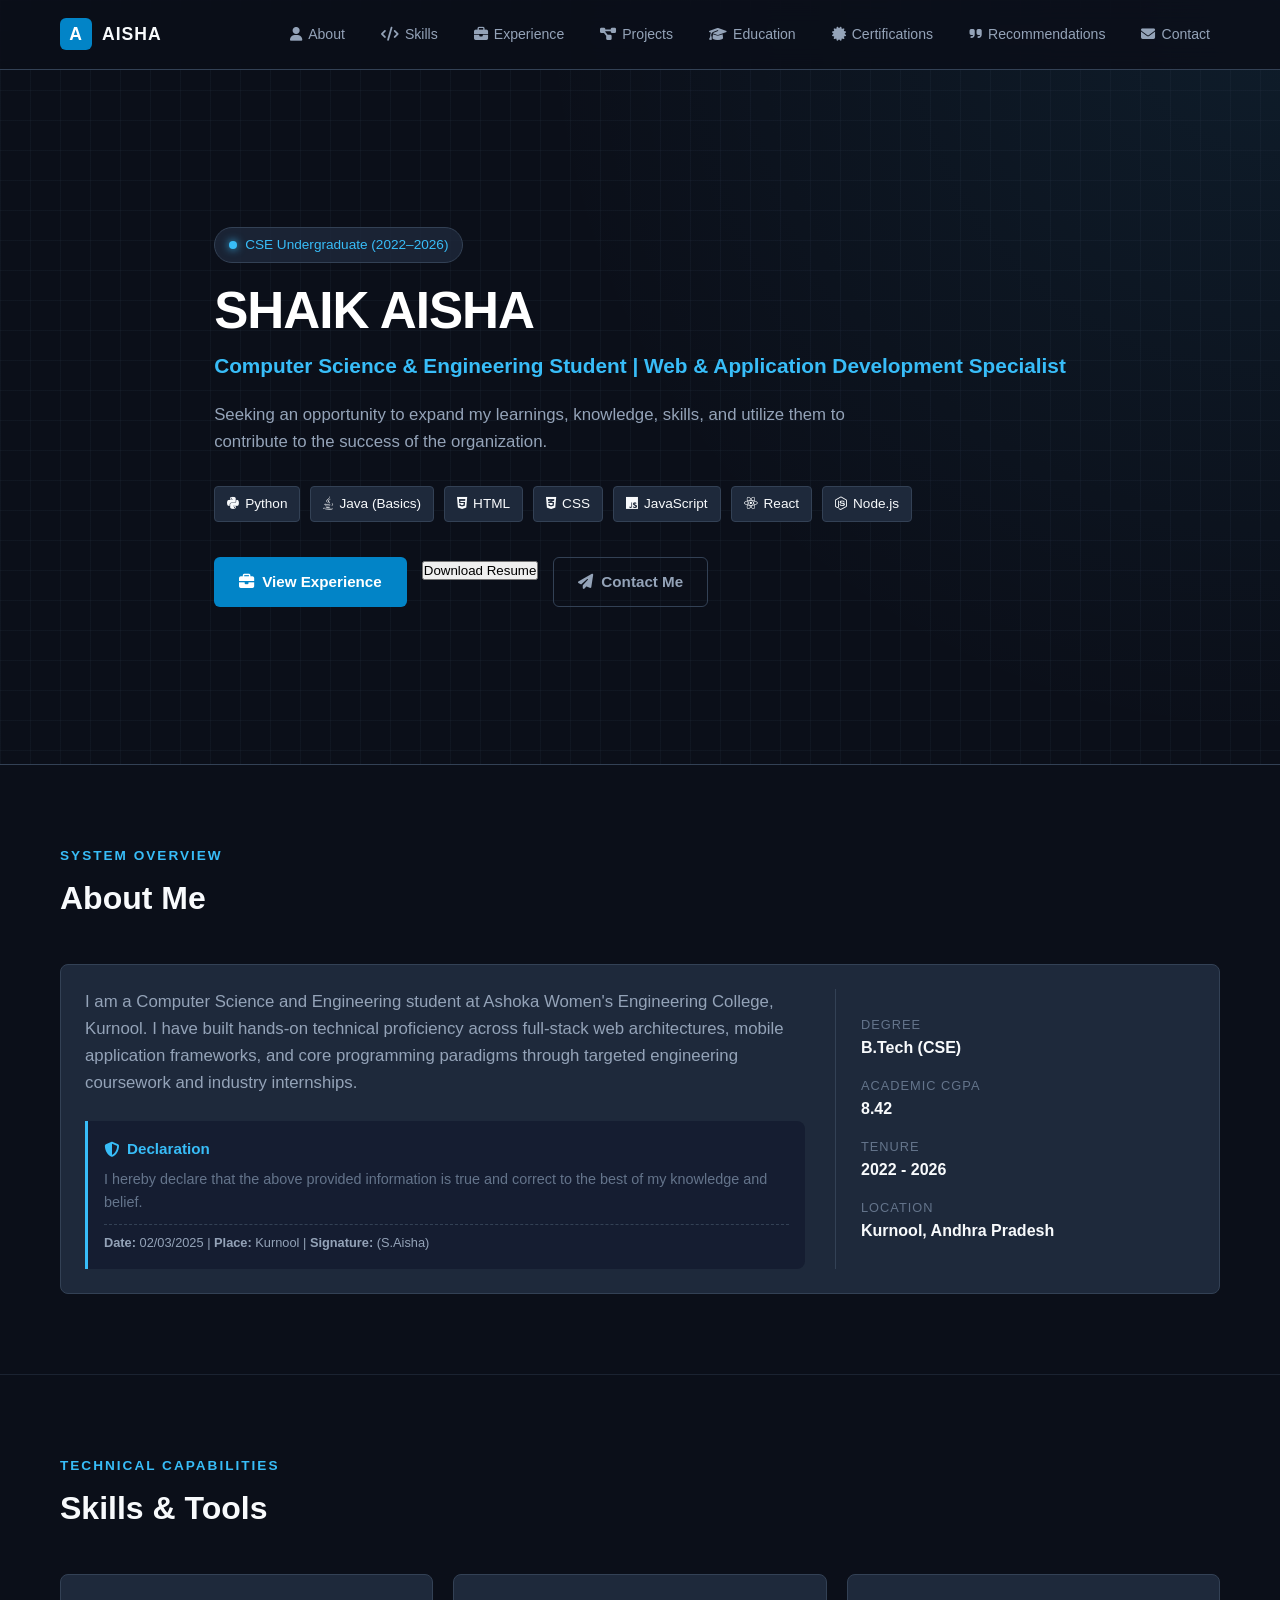
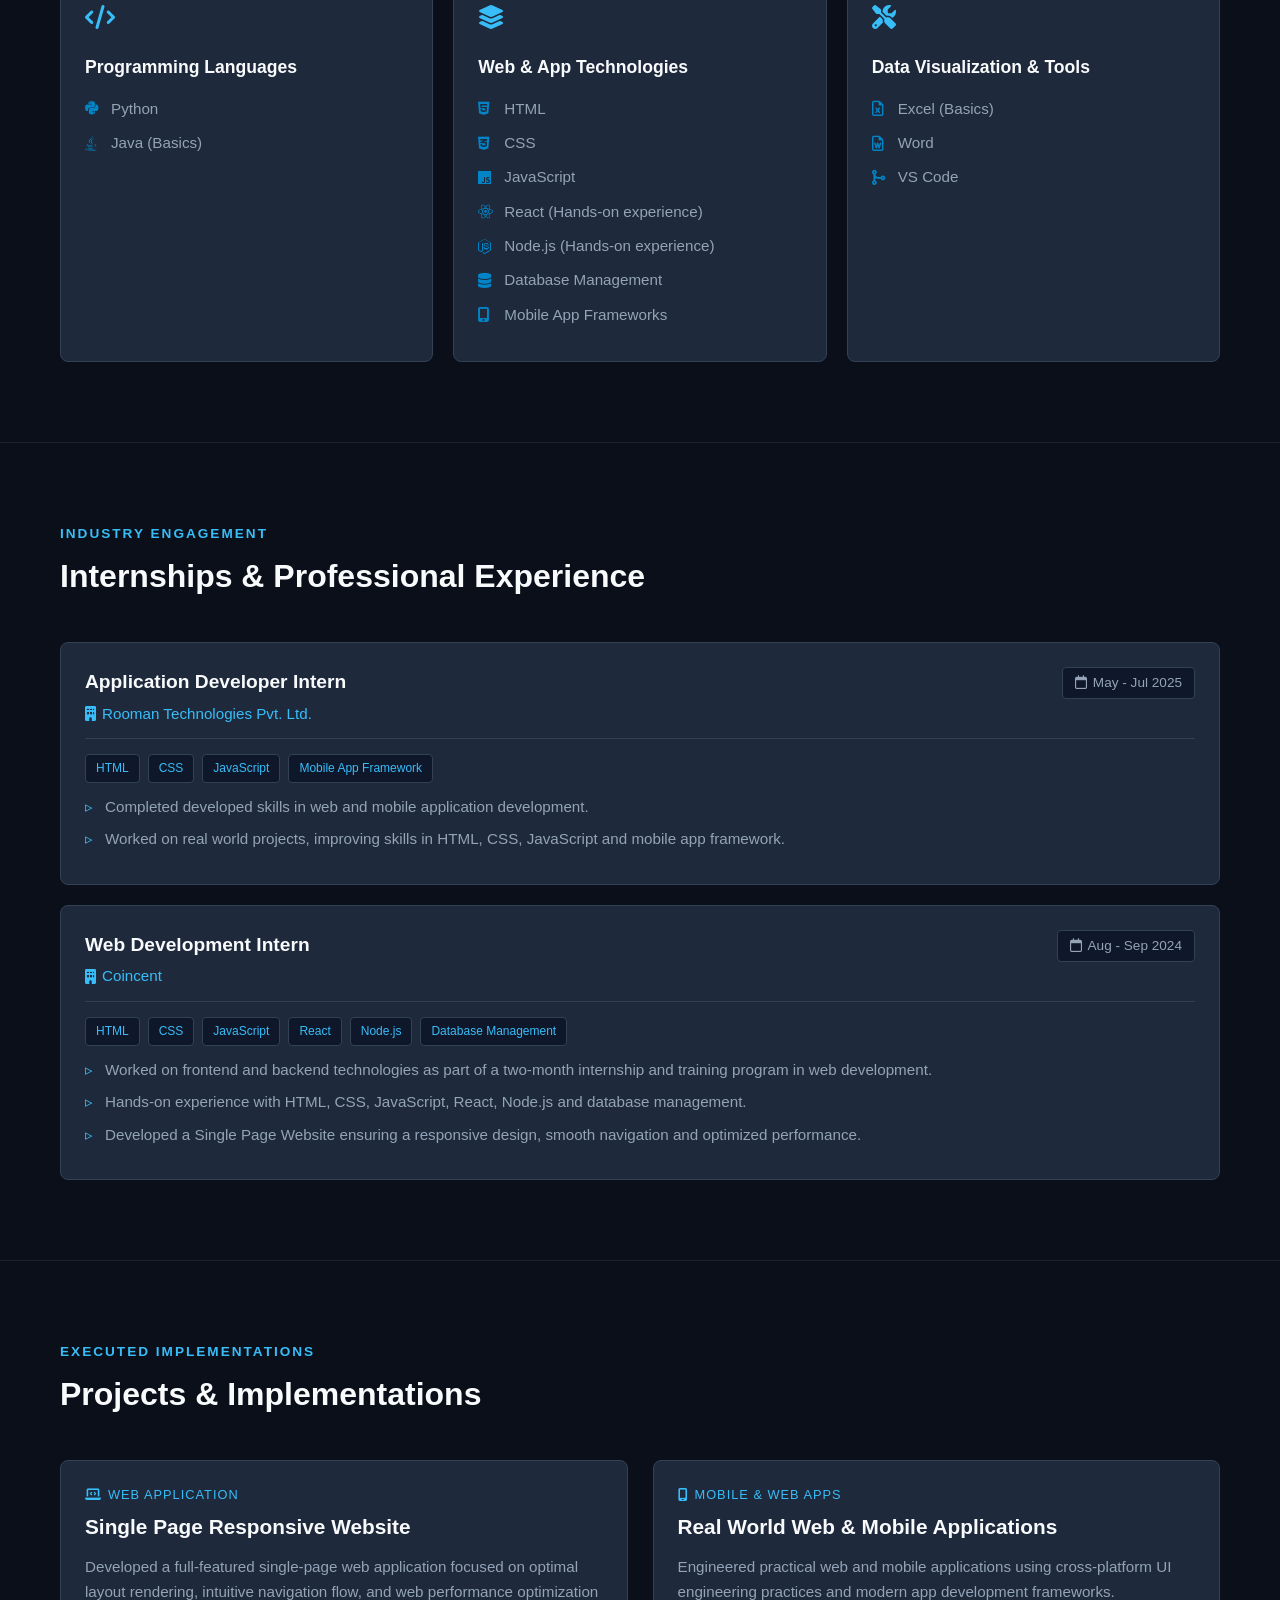
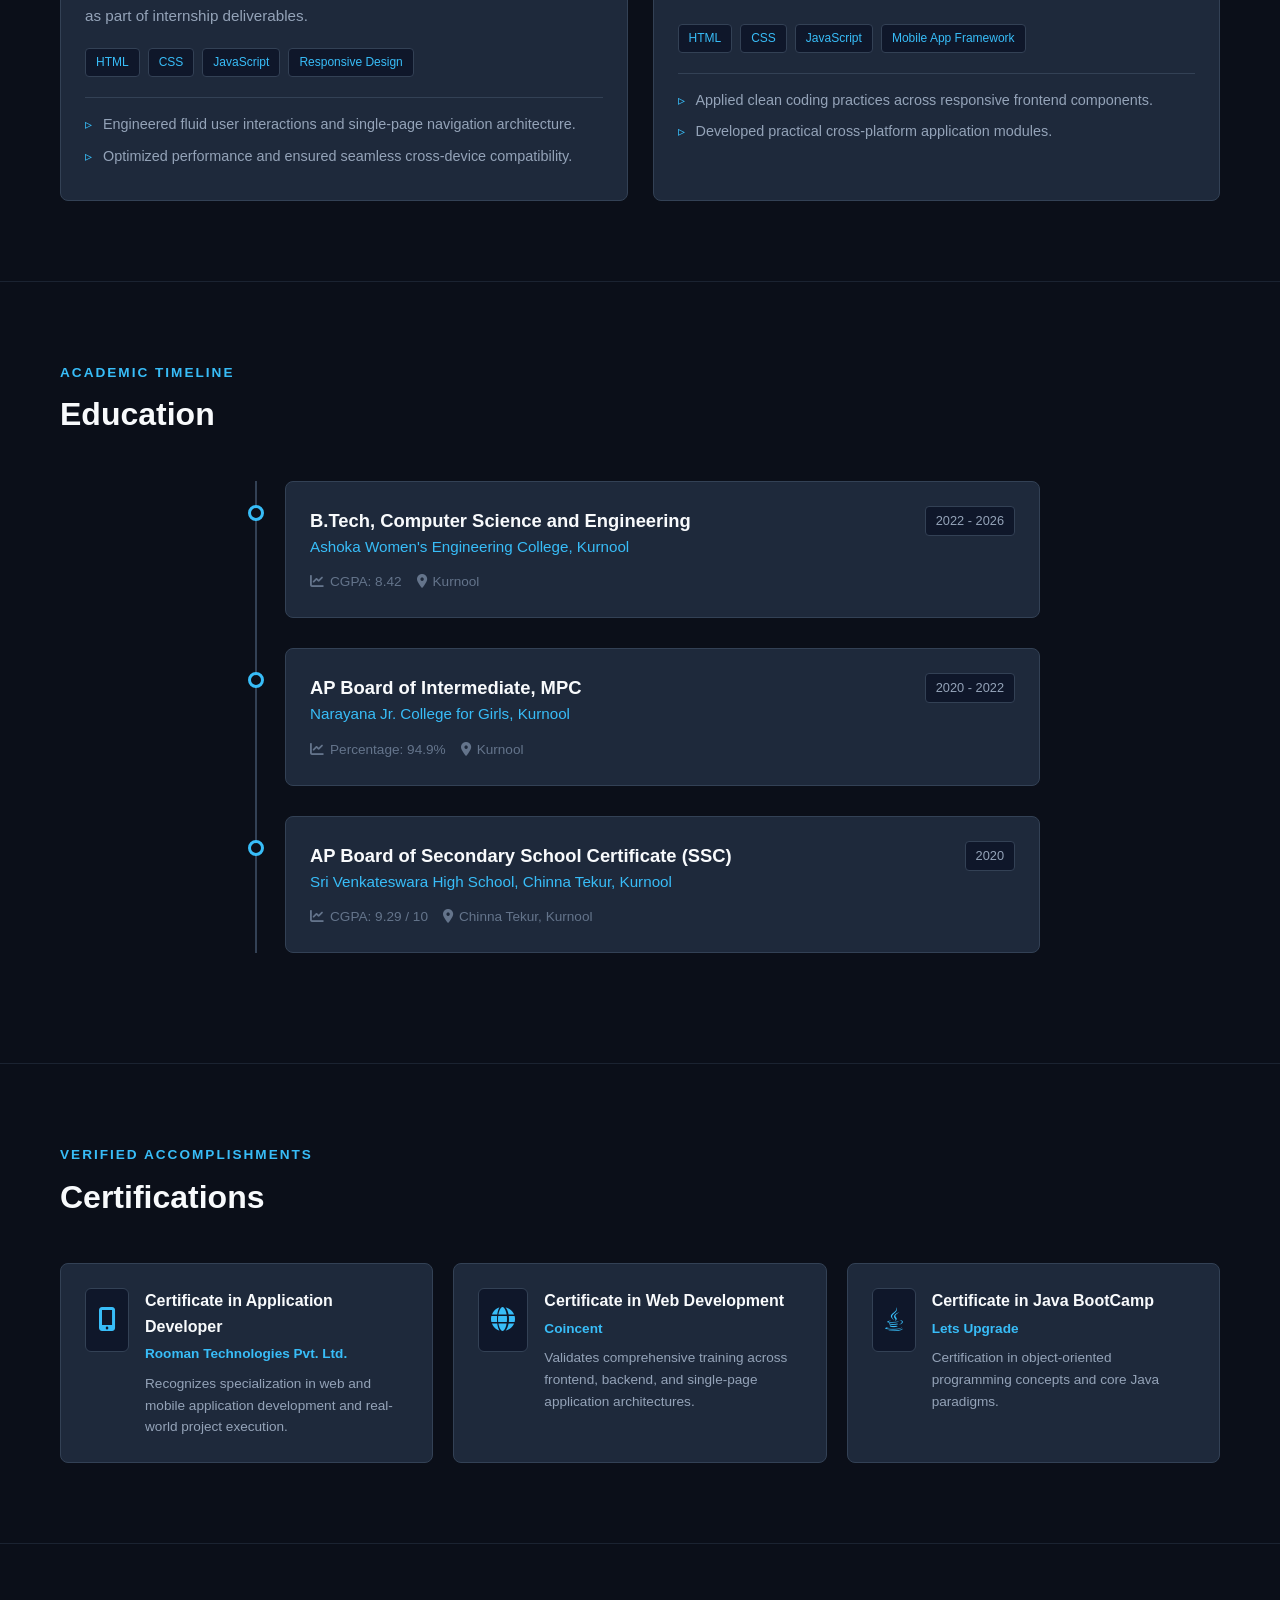
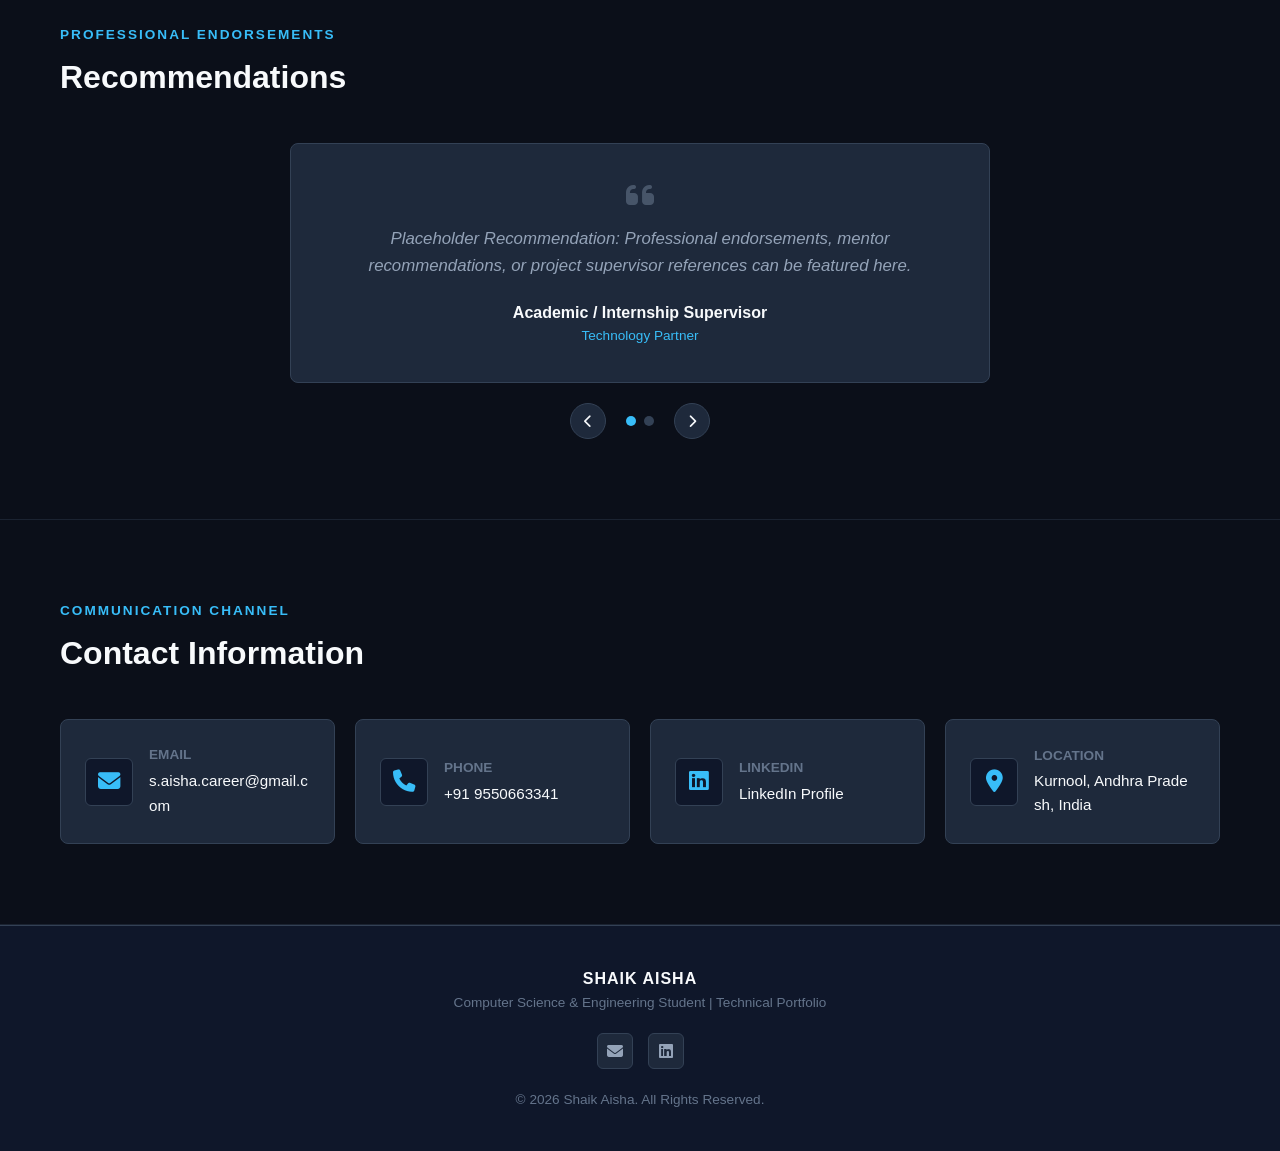
<file: index.html>
<!DOCTYPE html>
<html lang="en">
<head>
  <meta charset="UTF-8" />
  <meta name="viewport" content="width=device-width, initial-scale=1.0" />
  <meta name="description" content="Portfolio of Shaik Aisha - Computer Science & Engineering Student, Web Developer, and Application Developer specializing in Python, Java, JavaScript, and Modern Web Technologies." />
  <meta property="og:title" content="Shaik Aisha | Technical Portfolio" />
  <meta property="og:description" content="Computer Science & Engineering Student | Web & Application Developer" />
  <meta property="og:type" content="website" />
  <title>Shaik Aisha | Technical Portfolio</title>
  
  <!-- Font Awesome CDN for Icons -->
  <link rel="stylesheet" href="https://cdnjs.cloudflare.com/ajax/libs/font-awesome/6.4.0/css/all.min.css" integrity="sha512-iecdLmaskl7CVkqkXNQ/ZH/XLlvWZOJyj7Yy7tcenmpD1ypASozpmT/E0iPtmFIB46ZmdtAc9eNBvH0H/ZpiBw==" crossorigin="anonymous" referrerpolicy="no-referrer" />
  <link rel="stylesheet" href="index.css" />
</head>
<body>

  <!-- Navigation Bar -->
  <header class="navbar-header">
    <div class="nav-container">
      <a href="#hero" class="brand-logo" aria-label="Home">
        <span class="logo-icon">A</span>
        <span class="logo-text">AISHA</span>
      </a>
      <button class="mobile-nav-toggle" id="mobile-toggle" aria-label="Toggle navigation menu" aria-expanded="false">
        <i class="fa-solid fa-bars"></i>
      </button>
      <nav class="nav-menu" id="nav-menu">
        <ul class="nav-list">
          <li><a href="#about" class="nav-link"><i class="fa-solid fa-user"></i> About</a></li>
          <li><a href="#skills" class="nav-link"><i class="fa-solid fa-code"></i> Skills</a></li>
          <li><a href="#experience" class="nav-link"><i class="fa-solid fa-briefcase"></i> Experience</a></li>
          <li><a href="#projects" class="nav-link"><i class="fa-solid fa-diagram-project"></i> Projects</a></li>
          <li><a href="#education" class="nav-link"><i class="fa-solid fa-graduation-cap"></i> Education</a></li>
          <li><a href="#certifications" class="nav-link"><i class="fa-solid fa-certificate"></i> Certifications</a></li>
          <li><a href="#testimonials" class="nav-link"><i class="fa-solid fa-quote-right"></i> Recommendations</a></li>
          <li><a href="#contact" class="nav-link"><i class="fa-solid fa-envelope"></i> Contact</a></li>
        </ul>
      </nav>
    </div>
  </header>

  <main>
    <!-- Hero Section -->
    <section id="hero" class="hero-section">
      <div class="hero-grid-bg"></div>
      <div class="container hero-container">
        <div class="hero-content">
          <div class="status-badge"><span class="pulse-dot"></span> CSE Undergraduate (2022–2026)</div>
          <h1 class="hero-title">SHAIK AISHA</h1>
          <p class="hero-subtitle">Computer Science & Engineering Student | Web & Application Development Specialist</p>
          <p class="hero-description">
            Seeking an opportunity to expand my learnings, knowledge, skills, and utilize them to contribute to the success of the organization.
          </p>
          <div class="hero-tags">
            <span class="tech-tag"><i class="fa-brands fa-python"></i> Python</span>
            <span class="tech-tag"><i class="fa-brands fa-java"></i> Java (Basics)</span>
            <span class="tech-tag"><i class="fa-brands fa-html5"></i> HTML</span>
            <span class="tech-tag"><i class="fa-brands fa-css3-alt"></i> CSS</span>
            <span class="tech-tag"><i class="fa-brands fa-js"></i> JavaScript</span>
            <span class="tech-tag"><i class="fa-brands fa-react"></i> React</span>
            <span class="tech-tag"><i class="fa-brands fa-node-js"></i> Node.js</span>
          </div>
          <div class="hero-cta">
            <a href="#experience" class="btn btn-primary"><i class="fa-solid fa-briefcase"></i> View Experience</a>
            <a href="/resume.pdf" download="Shaik_Aisha_Resume.pdf"><button>Download Resume</button></a>
            <!-- <a href="/ASSESTS/ai_sha.pdf" download class="btn btn-secondary"><i class="fa-solid fa-download"></i> Download Resume</a> -->
            <a href="#contact" class="btn btn-outline"><i class="fa-solid fa-paper-plane"></i> Contact Me</a>
          </div>
        </div>
      </div>
    </section>

    <!-- About Section -->
    <section id="about" class="section">
      <div class="container">
        <div class="section-header">
          <span class="section-subtitle">System Overview</span>
          <h2 class="section-title">About Me</h2>
        </div>
        <div class="card about-card">
          <div class="about-grid">
            <div class="about-text">
              <p>
                I am a Computer Science and Engineering student at Ashoka Women's Engineering College, Kurnool. I have built hands-on technical proficiency across full-stack web architectures, mobile application frameworks, and core programming paradigms through targeted engineering coursework and industry internships.
              </p>
              <div class="declaration-box">
                <h4><i class="fa-solid fa-shield-halved"></i> Declaration</h4>
                <p>I hereby declare that the above provided information is true and correct to the best of my knowledge and belief.</p>
                <div class="declaration-meta">
                  <span><strong>Date:</strong> 02/03/2025</span> | <span><strong>Place:</strong> Kurnool</span> | <span><strong>Signature:</strong> (S.Aisha)</span>
                </div>
              </div>
            </div>
            <div class="about-stats">
              <div class="stat-item">
                <span class="stat-label">Degree</span>
                <span class="stat-value">B.Tech (CSE)</span>
              </div>
              <div class="stat-item">
                <span class="stat-label">Academic CGPA</span>
                <span class="stat-value">8.42</span>
              </div>
              <div class="stat-item">
                <span class="stat-label">Tenure</span>
                <span class="stat-value">2022 - 2026</span>
              </div>
              <div class="stat-item">
                <span class="stat-label">Location</span>
                <span class="stat-value">Kurnool, Andhra Pradesh</span>
              </div>
            </div>
          </div>
        </div>
      </div>
    </section>

    <!-- Skills Section -->
    <section id="skills" class="section">
      <div class="container">
        <div class="section-header">
          <span class="section-subtitle">Technical Capabilities</span>
          <h2 class="section-title">Skills & Tools</h2>
        </div>
        <div class="skills-grid">
          
          <div class="card skill-card">
            <div class="card-icon"><i class="fa-solid fa-code"></i></div>
            <h3>Programming Languages</h3>
            <ul class="skill-list">
              <li><i class="fa-brands fa-python"></i> Python</li>
              <li><i class="fa-brands fa-java"></i> Java (Basics)</li>
            </ul>
          </div>

          <div class="card skill-card">
            <div class="card-icon"><i class="fa-solid fa-layer-group"></i></div>
            <h3>Web & App Technologies</h3>
            <ul class="skill-list">
              <li><i class="fa-brands fa-html5"></i> HTML</li>
              <li><i class="fa-brands fa-css3-alt"></i> CSS</li>
              <li><i class="fa-brands fa-js"></i> JavaScript</li>
              <li><i class="fa-brands fa-react"></i> React (Hands-on experience)</li>
              <li><i class="fa-brands fa-node-js"></i> Node.js (Hands-on experience)</li>
              <li><i class="fa-solid fa-database"></i> Database Management</li>
              <li><i class="fa-solid fa-mobile-screen-button"></i> Mobile App Frameworks</li>
            </ul>
          </div>

          <div class="card skill-card">
            <div class="card-icon"><i class="fa-solid fa-screwdriver-wrench"></i></div>
            <h3>Data Visualization & Tools</h3>
            <ul class="skill-list">
              <li><i class="fa-file-excel fa-regular"></i> Excel (Basics)</li>
              <li><i class="fa-file-word fa-regular"></i> Word</li>
              <li><i class="fa-solid fa-code-merge"></i> VS Code</li>
            </ul>
          </div>

        </div>
      </div>
    </section>

    <!-- Experience Section -->
    <section id="experience" class="section">
      <div class="container">
        <div class="section-header">
          <span class="section-subtitle">Industry Engagement</span>
          <h2 class="section-title">Internships & Professional Experience</h2>
        </div>
        <div class="experience-grid">

          <article class="card experience-card">
            <div class="exp-header">
              <div>
                <h3 class="exp-role">Application Developer Intern</h3>
                <h4 class="exp-company"><i class="fa-solid fa-building"></i> Rooman Technologies Pvt. Ltd.</h4>
              </div>
              <span class="exp-duration"><i class="fa-regular fa-calendar"></i> May - Jul 2025</span>
            </div>
            <div class="exp-body">
              <div class="exp-tech-stack">
                <span class="tech-chip">HTML</span>
                <span class="tech-chip">CSS</span>
                <span class="tech-chip">JavaScript</span>
                <span class="tech-chip">Mobile App Framework</span>
              </div>
              <ul class="exp-highlights">
                <li>Completed developed skills in web and mobile application development.</li>
                <li>Worked on real world projects, improving skills in HTML, CSS, JavaScript and mobile app framework.</li>
              </ul>
            </div>
          </article>

          <article class="card experience-card">
            <div class="exp-header">
              <div>
                <h3 class="exp-role">Web Development Intern</h3>
                <h4 class="exp-company"><i class="fa-solid fa-building"></i> Coincent</h4>
              </div>
              <span class="exp-duration"><i class="fa-regular fa-calendar"></i> Aug - Sep 2024</span>
            </div>
            <div class="exp-body">
              <div class="exp-tech-stack">
                <span class="tech-chip">HTML</span>
                <span class="tech-chip">CSS</span>
                <span class="tech-chip">JavaScript</span>
                <span class="tech-chip">React</span>
                <span class="tech-chip">Node.js</span>
                <span class="tech-chip">Database Management</span>
              </div>
              <ul class="exp-highlights">
                <li>Worked on frontend and backend technologies as part of a two-month internship and training program in web development.</li>
                <li>Hands-on experience with HTML, CSS, JavaScript, React, Node.js and database management.</li>
                <li>Developed a Single Page Website ensuring a responsive design, smooth navigation and optimized performance.</li>
              </ul>
            </div>
          </article>

        </div>
      </div>
    </section>

    <!-- Projects Section -->
    <section id="projects" class="section">
      <div class="container">
        <div class="section-header">
          <span class="section-subtitle">Executed Implementations</span>
          <h2 class="section-title">Projects & Implementations</h2>
        </div>
        <div class="projects-grid">

          <article class="card project-card">
            <div class="project-header">
              <span class="project-category"><i class="fa-solid fa-laptop-code"></i> Web Application</span>
              <h3 class="project-title">Single Page Responsive Website</h3>
            </div>
            <div class="project-body">
              <p class="project-description">
                Developed a full-featured single-page web application focused on optimal layout rendering, intuitive navigation flow, and web performance optimization as part of internship deliverables.
              </p>
              <div class="project-tech-stack">
                <span class="tech-chip">HTML</span>
                <span class="tech-chip">CSS</span>
                <span class="tech-chip">JavaScript</span>
                <span class="tech-chip">Responsive Design</span>
              </div>
              <ul class="project-highlights">
                <li>Engineered fluid user interactions and single-page navigation architecture.</li>
                <li>Optimized performance and ensured seamless cross-device compatibility.</li>
              </ul>
            </div>
          </article>

          <article class="card project-card">
            <div class="project-header">
              <span class="project-category"><i class="fa-solid fa-mobile-screen"></i> Mobile & Web Apps</span>
              <h3 class="project-title">Real World Web & Mobile Applications</h3>
            </div>
            <div class="project-body">
              <p class="project-description">
                Engineered practical web and mobile applications using cross-platform UI engineering practices and modern app development frameworks.
              </p>
              <div class="project-tech-stack">
                <span class="tech-chip">HTML</span>
                <span class="tech-chip">CSS</span>
                <span class="tech-chip">JavaScript</span>
                <span class="tech-chip">Mobile App Framework</span>
              </div>
              <ul class="project-highlights">
                <li>Applied clean coding practices across responsive frontend components.</li>
                <li>Developed practical cross-platform application modules.</li>
              </ul>
            </div>
          </article>

        </div>
      </div>
    </section>

    <!-- Education Section -->
    <section id="education" class="section">
      <div class="container">
        <div class="section-header">
          <span class="section-subtitle">Academic Timeline</span>
          <h2 class="section-title">Education</h2>
        </div>
        <div class="timeline">

          <div class="timeline-item">
            <div class="timeline-dot"></div>
            <div class="card timeline-card">
              <div class="timeline-header">
                <div>
                  <h3 class="degree-title">B.Tech, Computer Science and Engineering</h3>
                  <p class="institution-name">Ashoka Women's Engineering College, Kurnool</p>
                </div>
                <span class="timeline-date">2022 - 2026</span>
              </div>
              <div class="timeline-details">
                <span class="grade-badge"><i class="fa-solid fa-chart-line"></i> CGPA: 8.42</span>
                <span class="location-badge"><i class="fa-solid fa-location-dot"></i> Kurnool</span>
              </div>
            </div>
          </div>

          <div class="timeline-item">
            <div class="timeline-dot"></div>
            <div class="card timeline-card">
              <div class="timeline-header">
                <div>
                  <h3 class="degree-title">AP Board of Intermediate, MPC</h3>
                  <p class="institution-name">Narayana Jr. College for Girls, Kurnool</p>
                </div>
                <span class="timeline-date">2020 - 2022</span>
              </div>
              <div class="timeline-details">
                <span class="grade-badge"><i class="fa-solid fa-chart-line"></i> Percentage: 94.9%</span>
                <span class="location-badge"><i class="fa-solid fa-location-dot"></i> Kurnool</span>
              </div>
            </div>
          </div>

          <div class="timeline-item">
            <div class="timeline-dot"></div>
            <div class="card timeline-card">
              <div class="timeline-header">
                <div>
                  <h3 class="degree-title">AP Board of Secondary School Certificate (SSC)</h3>
                  <p class="institution-name">Sri Venkateswara High School, Chinna Tekur, Kurnool</p>
                </div>
                <span class="timeline-date">2020</span>
              </div>
              <div class="timeline-details">
                <span class="grade-badge"><i class="fa-solid fa-chart-line"></i> CGPA: 9.29 / 10</span>
                <span class="location-badge"><i class="fa-solid fa-location-dot"></i> Chinna Tekur, Kurnool</span>
              </div>
            </div>
          </div>

        </div>
      </div>
    </section>

    <!-- Certifications Section -->
    <section id="certifications" class="section">
      <div class="container">
        <div class="section-header">
          <span class="section-subtitle">Verified Accomplishments</span>
          <h2 class="section-title">Certifications</h2>
        </div>
        <div class="certifications-grid">

          <div class="card cert-card">
            <div class="cert-icon"><i class="fa-solid fa-mobile-screen-button"></i></div>
            <div class="cert-content">
              <h3>Certificate in Application Developer</h3>
              <p class="cert-issuer">Rooman Technologies Pvt. Ltd.</p>
              <p class="cert-desc">Recognizes specialization in web and mobile application development and real-world project execution.</p>
            </div>
          </div>

          <div class="card cert-card">
            <div class="cert-icon"><i class="fa-solid fa-globe"></i></div>
            <div class="cert-content">
              <h3>Certificate in Web Development</h3>
              <p class="cert-issuer">Coincent</p>
              <p class="cert-desc">Validates comprehensive training across frontend, backend, and single-page application architectures.</p>
            </div>
          </div>

          <div class="card cert-card">
            <div class="cert-icon"><i class="fa-brands fa-java"></i></div>
            <div class="cert-content">
              <h3>Certificate in Java BootCamp</h3>
              <p class="cert-issuer">Lets Upgrade</p>
              <p class="cert-desc">Certification in object-oriented programming concepts and core Java paradigms.</p>
            </div>
          </div>

        </div>
      </div>
    </section>

    <!-- Testimonials Section -->
    <section id="testimonials" class="section">
      <div class="container">
        <div class="section-header">
          <span class="section-subtitle">Professional Endorsements</span>
          <h2 class="section-title">Recommendations</h2>
        </div>
        
        <div class="testimonial-carousel-wrapper">
          <div class="testimonial-carousel" id="testimonial-carousel">
            
            <div class="testimonial-slide active">
              <div class="card testimonial-card">
                <i class="fa-solid fa-quote-left quote-icon"></i>
                <p class="testimonial-text">
                  Placeholder Recommendation: Professional endorsements, mentor recommendations, or project supervisor references can be featured here.
                </p>
                <div class="testimonial-author">
                  <div class="author-info">
                    <span class="author-name">Academic / Internship Supervisor</span>
                    <span class="author-title">Technology Partner</span>
                  </div>
                </div>
              </div>
            </div>

            <div class="testimonial-slide">
              <div class="card testimonial-card">
                <i class="fa-solid fa-quote-left quote-icon"></i>
                <p class="testimonial-text">
                  Placeholder Recommendation: Additional verified testimonials and evaluation reports will be populated in this section.
                </p>
                <div class="testimonial-author">
                  <div class="author-info">
                    <span class="author-name">Project Evaluator</span>
                    <span class="author-title">Technical Mentor</span>
                  </div>
                </div>
              </div>
            </div>

          </div>

          <div class="carousel-controls">
            <button class="carousel-btn" id="prev-testimonial" aria-label="Previous Recommendation"><i class="fa-solid fa-chevron-left"></i></button>
            <div class="carousel-indicators" id="carousel-indicators">
              <span class="indicator active" data-slide="0"></span>
              <span class="indicator" data-slide="1"></span>
            </div>
            <button class="carousel-btn" id="next-testimonial" aria-label="Next Recommendation"><i class="fa-solid fa-chevron-right"></i></button>
          </div>
        </div>

      </div>
    </section>

    <!-- Contact Section -->
    <section id="contact" class="section">
      <div class="container">
        <div class="section-header">
          <span class="section-subtitle">Communication Channel</span>
          <h2 class="section-title">Contact Information</h2>
        </div>
        <div class="contact-grid">

          <div class="card contact-card">
            <div class="contact-icon"><i class="fa-solid fa-envelope"></i></div>
            <div class="contact-details">
              <h3>Email</h3>
              <a href="mailto:s.aisha.career@gmail.com">s.aisha.career@gmail.com</a>
            </div>
          </div>

          <div class="card contact-card">
            <div class="contact-icon"><i class="fa-solid fa-phone"></i></div>
            <div class="contact-details">
              <h3>Phone</h3>
              <a href="tel:+919550663341">+91 9550663341</a>
            </div>
          </div>

          <div class="card contact-card">
            <div class="contact-icon"><i class="fa-brands fa-linkedin"></i></div>
            <div class="contact-details">
              <h3>LinkedIn</h3>
              <a href="https://linkedin.com" target="_blank" rel="noopener noreferrer">LinkedIn Profile</a>
            </div>
          </div>

          <div class="card contact-card">
            <div class="contact-icon"><i class="fa-solid fa-location-dot"></i></div>
            <div class="contact-details">
              <h3>Location</h3>
              <p>Kurnool, Andhra Pradesh, India</p>
            </div>
          </div>

        </div>
      </div>
    </section>
  </main>

  <!-- Footer -->
  <footer class="footer">
    <div class="container footer-container">
      <div class="footer-brand">
        <span class="footer-logo">SHAIK AISHA</span>
        <p>Computer Science & Engineering Student | Technical Portfolio</p>
      </div>
      <div class="footer-links">
        <a href="mailto:s.aisha.career@gmail.com" aria-label="Email"><i class="fa-solid fa-envelope"></i></a>
        <a href="https://linkedin.com" target="_blank" rel="noopener noreferrer" aria-label="LinkedIn"><i class="fa-brands fa-linkedin"></i></a>
      </div>
      <div class="footer-copyright">
        &copy; <span id="current-year">2026</span> Shaik Aisha. All Rights Reserved.
      </div>
    </div>
  </footer>

  <script src="index.js"></script>
</body>
</html>
</file>
<file: index.css>
/* ==========================================================================
   CSS VARIABLES & DESIGN SYSTEM (Dark Steel Blue Theme)
   ========================================================================== */
:root {
  /* Color Palette */
  --bg-primary: #0b0f19;
  --bg-secondary: #111827;
  --bg-card: #1e293b;
  --bg-card-hover: #26334d;
  
  --steel-blue: #38bdf8;
  --steel-blue-muted: #0284c7;
  --steel-blue-glow: rgba(56, 189, 248, 0.15);
  --navy-deep: #0f172a;
  
  --text-primary: #f8fafc;
  --text-secondary: #94a3b8;
  --text-muted: #64748b;
  
  --border-color: #334155;
  --border-highlight: #475569;
  
  /* Layout & Spacing */
  --navbar-height: 70px;
  --container-max-width: 1200px;
  --border-radius: 8px;
  --transition-fast: 0.2s ease;
  --transition-normal: 0.3s ease;
}

/* ==========================================================================
   RESET & BASE STYLES
   ========================================================================== */
*, *::before, *::after {
  box-sizing: border-box;
  margin: 0;
  padding: 0;
}

html {
  scroll-behavior: smooth;
  font-size: 16px;
}

body {
  font-family: 'Segoe UI', Roboto, -apple-system, BlinkMacSystemFont, sans-serif;
  background-color: var(--bg-primary);
  color: var(--text-primary);
  line-height: 1.6;
  overflow-x: hidden;
}

a {
  color: var(--steel-blue);
  text-decoration: none;
  transition: color var(--transition-fast);
}

a:hover {
  color: #7dd3fc;
}

ul {
  list-style: none;
}

/* Scroll margin offset for fixed navbar */
section[id] {
  scroll-margin-top: calc(var(--navbar-height) + 20px);
}

.container {
  max-width: var(--container-max-width);
  margin: 0 auto;
  padding: 0 20px;
}

.section {
  padding: 80px 0;
  border-bottom: 1px solid rgba(51, 65, 85, 0.4);
}

.section-header {
  margin-bottom: 40px;
}

.section-subtitle {
  font-size: 0.85rem;
  text-transform: uppercase;
  letter-spacing: 2px;
  color: var(--steel-blue);
  display: block;
  font-weight: 600;
  margin-bottom: 6px;
}

.section-title {
  font-size: 2rem;
  color: var(--text-primary);
  font-weight: 700;
  position: relative;
}

/* Cards */
.card {
  background-color: var(--bg-card);
  border: 1px solid var(--border-color);
  border-radius: var(--border-radius);
  padding: 24px;
  transition: transform var(--transition-normal), border-color var(--transition-normal), box-shadow var(--transition-normal);
}

.card:hover {
  transform: translateY(-4px);
  border-color: var(--steel-blue-muted);
  box-shadow: 0 10px 25px -5px rgba(0, 0, 0, 0.5), 0 0 15px var(--steel-blue-glow);
}

/* Buttons */
.btn {
  display: inline-flex;
  align-items: center;
  gap: 8px;
  padding: 12px 24px;
  font-size: 0.95rem;
  font-weight: 600;
  border-radius: 6px;
  cursor: pointer;
  transition: all var(--transition-fast);
  border: 1px solid transparent;
}

.btn-primary {
  background-color: var(--steel-blue-muted);
  color: #ffffff;
}

.btn-primary:hover {
  background-color: var(--steel-blue);
  color: #0f172a;
}

.btn-secondary {
  background-color: transparent;
  border-color: var(--steel-blue);
  color: var(--steel-blue);
}

.btn-secondary:hover {
  background-color: var(--steel-blue-glow);
  color: #ffffff;
}

.btn-outline {
  background-color: transparent;
  border-color: var(--border-color);
  color: var(--text-secondary);
}

.btn-outline:hover {
  border-color: var(--text-secondary);
  color: var(--text-primary);
}

/* ==========================================================================
   NAVBAR
   ========================================================================== */
.navbar-header {
  position: fixed;
  top: 0;
  left: 0;
  width: 100%;
  height: var(--navbar-height);
  background-color: rgba(11, 15, 25, 0.85);
  backdrop-filter: blur(12px);
  -webkit-backdrop-filter: blur(12px);
  border-bottom: 1px solid var(--border-color);
  z-index: 1000;
  display: flex;
  align-items: center;
}

.nav-container {
  display: flex;
  justify-content: space-between;
  align-items: center;
  width: 100%;
  max-width: var(--container-max-width);
  margin: 0 auto;
  padding: 0 20px;
}

.brand-logo {
  display: flex;
  align-items: center;
  gap: 10px;
  font-weight: 700;
  font-size: 1.1rem;
  color: var(--text-primary);
  letter-spacing: 1px;
}

.logo-icon {
  display: inline-flex;
  align-items: center;
  justify-content: center;
  width: 32px;
  height: 32px;
  background-color: var(--steel-blue-muted);
  color: #ffffff;
  border-radius: 6px;
  font-weight: 800;
}

.nav-list {
  display: flex;
  gap: 16px;
}

.nav-link {
  color: var(--text-secondary);
  font-size: 0.88rem;
  font-weight: 500;
  padding: 6px 10px;
  border-radius: 4px;
  transition: all var(--transition-fast);
  display: flex;
  align-items: center;
  gap: 6px;
}

.nav-link:hover, .nav-link.active {
  color: var(--steel-blue);
  background-color: var(--steel-blue-glow);
}

.mobile-nav-toggle {
  display: none;
  background: none;
  border: none;
  color: var(--text-primary);
  font-size: 1.4rem;
  cursor: pointer;
}

/* ==========================================================================
   HERO SECTION
   ========================================================================== */
.hero-section {
  position: relative;
  min-height: 85vh;
  padding-top: calc(var(--navbar-height) + 60px);
  padding-bottom: 60px;
  display: flex;
  align-items: center;
  background: radial-gradient(circle at top right, rgba(56, 189, 248, 0.08), transparent 50%);
  border-bottom: 1px solid var(--border-color);
}

.hero-grid-bg {
  position: absolute;
  top: 0;
  left: 0;
  width: 100%;
  height: 100%;
  background-size: 30px 30px;
  background-image: linear-gradient(to right, rgba(51, 65, 85, 0.15) 1px, transparent 1px),
                    linear-gradient(to bottom, rgba(51, 65, 85, 0.15) 1px, transparent 1px);
  pointer-events: none;
  z-index: 0;
}

.hero-container {
  position: relative;
  z-index: 1;
}

.status-badge {
  display: inline-flex;
  align-items: center;
  gap: 8px;
  padding: 6px 14px;
  background-color: rgba(30, 41, 59, 0.8);
  border: 1px solid var(--border-color);
  border-radius: 20px;
  font-size: 0.85rem;
  color: var(--steel-blue);
  margin-bottom: 20px;
}

.pulse-dot {
  width: 8px;
  height: 8px;
  background-color: var(--steel-blue);
  border-radius: 50%;
  box-shadow: 0 0 8px var(--steel-blue);
}

.hero-title {
  font-size: 3.2rem;
  font-weight: 800;
  letter-spacing: -1px;
  color: #ffffff;
  margin-bottom: 10px;
  line-height: 1.1;
}

.hero-subtitle {
  font-size: 1.3rem;
  color: var(--steel-blue);
  font-weight: 600;
  margin-bottom: 20px;
}

.hero-description {
  max-width: 700px;
  font-size: 1.05rem;
  color: var(--text-secondary);
  margin-bottom: 30px;
}

.hero-tags {
  display: flex;
  flex-wrap: wrap;
  gap: 10px;
  margin-bottom: 35px;
}

.tech-tag {
  background-color: var(--bg-card);
  border: 1px solid var(--border-color);
  color: var(--text-primary);
  padding: 6px 12px;
  border-radius: 4px;
  font-size: 0.85rem;
  display: flex;
  align-items: center;
  gap: 6px;
}

.hero-cta {
  display: flex;
  flex-wrap: wrap;
  gap: 15px;
}

/* ==========================================================================
   ABOUT SECTION
   ========================================================================== */
.about-grid {
  display: grid;
  grid-template-columns: 2fr 1fr;
  gap: 30px;
}

.about-text p {
  color: var(--text-secondary);
  font-size: 1.05rem;
  margin-bottom: 25px;
}

.declaration-box {
  background-color: rgba(15, 23, 42, 0.6);
  border-left: 3px solid var(--steel-blue);
  padding: 16px;
  border-radius: 0 var(--border-radius) var(--border-radius) 0;
}

.declaration-box h4 {
  color: var(--steel-blue);
  font-size: 0.95rem;
  margin-bottom: 6px;
  display: flex;
  align-items: center;
  gap: 8px;
}

.declaration-box p {
  font-size: 0.9rem;
  margin-bottom: 10px;
  color: var(--text-muted);
}

.declaration-meta {
  font-size: 0.8rem;
  color: var(--text-secondary);
  border-top: 1px dashed var(--border-color);
  padding-top: 8px;
}

.about-stats {
  display: flex;
  flex-direction: column;
  gap: 15px;
  justify-content: center;
  border-left: 1px solid var(--border-color);
  padding-left: 25px;
}

.stat-item {
  display: flex;
  flex-direction: column;
}

.stat-label {
  font-size: 0.8rem;
  text-transform: uppercase;
  color: var(--text-muted);
  letter-spacing: 1px;
}

.stat-value {
  font-size: 1rem;
  font-weight: 600;
  color: var(--text-primary);
}

/* ==========================================================================
   SKILLS SECTION
   ========================================================================== */
.skills-grid {
  display: grid;
  grid-template-columns: repeat(auto-fit, minmax(280px, 1fr));
  gap: 20px;
}

.skill-card h3 {
  font-size: 1.1rem;
  margin-bottom: 16px;
  color: var(--text-primary);
}

.card-icon {
  font-size: 1.5rem;
  color: var(--steel-blue);
  margin-bottom: 15px;
}

.skill-list li {
  display: flex;
  align-items: center;
  gap: 10px;
  color: var(--text-secondary);
  font-size: 0.95rem;
  margin-bottom: 10px;
}

.skill-list li i {
  color: var(--steel-blue-muted);
  width: 16px;
}

/* ==========================================================================
   EXPERIENCE SECTION
   ========================================================================== */
.experience-grid {
  display: grid;
  grid-template-columns: 1fr;
  gap: 20px;
}

.experience-card {
  display: flex;
  flex-direction: column;
  gap: 15px;
}

.exp-header {
  display: flex;
  justify-content: space-between;
  align-items: flex-start;
  flex-wrap: wrap;
  gap: 10px;
  border-bottom: 1px solid var(--border-color);
  padding-bottom: 12px;
}

.exp-role {
  font-size: 1.2rem;
  color: var(--text-primary);
}

.exp-company {
  font-size: 0.95rem;
  color: var(--steel-blue);
  font-weight: 500;
  display: flex;
  align-items: center;
  gap: 6px;
  margin-top: 4px;
}

.exp-duration {
  background-color: var(--navy-deep);
  border: 1px solid var(--border-color);
  padding: 4px 12px;
  border-radius: 4px;
  font-size: 0.85rem;
  color: var(--text-secondary);
  display: inline-flex;
  align-items: center;
  gap: 6px;
}

.exp-tech-stack {
  display: flex;
  flex-wrap: wrap;
  gap: 8px;
  margin-bottom: 12px;
}

.exp-highlights li {
  position: relative;
  padding-left: 20px;
  color: var(--text-secondary);
  font-size: 0.95rem;
  margin-bottom: 8px;
}

.exp-highlights li::before {
  content: "▹";
  position: absolute;
  left: 0;
  color: var(--steel-blue);
}

/* ==========================================================================
   PROJECTS SECTION
   ========================================================================== */
.projects-grid {
  display: grid;
  grid-template-columns: repeat(auto-fit, minmax(320px, 1fr));
  gap: 25px;
}

.project-card {
  display: flex;
  flex-direction: column;
  height: 100%;
}

.project-category {
  font-size: 0.8rem;
  text-transform: uppercase;
  color: var(--steel-blue);
  letter-spacing: 1px;
  margin-bottom: 8px;
  display: flex;
  align-items: center;
  gap: 6px;
}

.project-title {
  font-size: 1.3rem;
  color: var(--text-primary);
  margin-bottom: 15px;
  line-height: 1.3;
}

.project-description {
  color: var(--text-secondary);
  font-size: 0.95rem;
  margin-bottom: 20px;
}

.project-tech-stack {
  display: flex;
  flex-wrap: wrap;
  gap: 8px;
  margin-bottom: 20px;
}

.tech-chip {
  background-color: var(--navy-deep);
  border: 1px solid var(--border-color);
  color: var(--steel-blue);
  font-size: 0.75rem;
  padding: 4px 10px;
  border-radius: 4px;
}

.project-highlights {
  border-top: 1px solid var(--border-color);
  padding-top: 15px;
  margin-top: auto;
}

.project-highlights li {
  position: relative;
  padding-left: 18px;
  color: var(--text-secondary);
  font-size: 0.9rem;
  margin-bottom: 8px;
}

.project-highlights li::before {
  content: "▹";
  position: absolute;
  left: 0;
  color: var(--steel-blue);
}

/* ==========================================================================
   EDUCATION SECTION (TIMELINE)
   ========================================================================== */
.timeline {
  position: relative;
  max-width: 800px;
  margin: 0 auto;
}

.timeline::before {
  content: '';
  position: absolute;
  top: 0;
  bottom: 0;
  left: 15px;
  width: 2px;
  background-color: var(--border-color);
}

.timeline-item {
  position: relative;
  padding-left: 45px;
  margin-bottom: 30px;
}

.timeline-dot {
  position: absolute;
  left: 8px;
  top: 24px;
  width: 16px;
  height: 16px;
  border-radius: 50%;
  background-color: var(--bg-primary);
  border: 3px solid var(--steel-blue);
  z-index: 1;
}

.timeline-header {
  display: flex;
  justify-content: space-between;
  align-items: flex-start;
  flex-wrap: wrap;
  gap: 10px;
  margin-bottom: 12px;
}

.degree-title {
  font-size: 1.15rem;
  color: var(--text-primary);
}

.institution-name {
  color: var(--steel-blue);
  font-size: 0.95rem;
}

.timeline-date {
  background-color: var(--navy-deep);
  border: 1px solid var(--border-color);
  padding: 4px 10px;
  border-radius: 4px;
  font-size: 0.8rem;
  color: var(--text-secondary);
}

.timeline-details {
  display: flex;
  gap: 15px;
  font-size: 0.85rem;
  color: var(--text-muted);
}

.grade-badge, .location-badge {
  display: flex;
  align-items: center;
  gap: 6px;
}

/* ==========================================================================
   CERTIFICATIONS SECTION
   ========================================================================== */
.certifications-grid {
  display: grid;
  grid-template-columns: repeat(auto-fit, minmax(280px, 1fr));
  gap: 20px;
}

.cert-card {
  display: flex;
  gap: 16px;
  align-items: flex-start;
}

.cert-icon {
  font-size: 1.5rem;
  color: var(--steel-blue);
  background-color: var(--navy-deep);
  padding: 12px;
  border-radius: 6px;
  border: 1px solid var(--border-color);
}

.cert-content h3 {
  font-size: 1rem;
  color: var(--text-primary);
  margin-bottom: 4px;
}

.cert-issuer {
  font-size: 0.85rem;
  color: var(--steel-blue);
  font-weight: 600;
  margin-bottom: 8px;
}

.cert-desc {
  font-size: 0.85rem;
  color: var(--text-secondary);
}

/* ==========================================================================
   TESTIMONIALS SECTION (CAROUSEL)
   ========================================================================== */
.testimonial-carousel-wrapper {
  max-width: 700px;
  margin: 0 auto;
}

.testimonial-carousel {
  position: relative;
  overflow: hidden;
  min-height: 200px;
}

.testimonial-slide {
  display: none;
  opacity: 0;
  transition: opacity 0.4s ease-in-out;
}

.testimonial-slide.active {
  display: block;
  opacity: 1;
}

.testimonial-card {
  text-align: center;
  padding: 35px;
  position: relative;
}

.quote-icon {
  font-size: 2rem;
  color: var(--border-highlight);
  margin-bottom: 15px;
}

.testimonial-text {
  font-size: 1.05rem;
  color: var(--text-secondary);
  font-style: italic;
  margin-bottom: 20px;
}

.author-name {
  display: block;
  font-weight: 600;
  color: var(--text-primary);
}

.author-title {
  display: block;
  font-size: 0.85rem;
  color: var(--steel-blue);
}

.carousel-controls {
  display: flex;
  justify-content: center;
  align-items: center;
  gap: 20px;
  margin-top: 20px;
}

.carousel-btn {
  background-color: var(--bg-card);
  border: 1px solid var(--border-color);
  color: var(--text-primary);
  width: 36px;
  height: 36px;
  border-radius: 50%;
  cursor: pointer;
  transition: all var(--transition-fast);
}

.carousel-btn:hover {
  border-color: var(--steel-blue);
  color: var(--steel-blue);
}

.carousel-indicators {
  display: flex;
  gap: 8px;
}

.indicator {
  width: 10px;
  height: 10px;
  border-radius: 50%;
  background-color: var(--border-color);
  cursor: pointer;
  transition: background-color var(--transition-fast);
}

.indicator.active {
  background-color: var(--steel-blue);
}

/* ==========================================================================
   CONTACT SECTION
   ========================================================================== */
.contact-grid {
  display: grid;
  grid-template-columns: repeat(auto-fit, minmax(240px, 1fr));
  gap: 20px;
}

.contact-card {
  display: flex;
  align-items: center;
  gap: 16px;
}

.contact-icon {
  font-size: 1.4rem;
  color: var(--steel-blue);
  background-color: var(--navy-deep);
  width: 48px;
  height: 48px;
  border-radius: 6px;
  display: flex;
  align-items: center;
  justify-content: center;
  border: 1px solid var(--border-color);
  flex-shrink: 0;
}

.contact-details h3 {
  font-size: 0.85rem;
  text-transform: uppercase;
  color: var(--text-muted);
  margin-bottom: 2px;
}

.contact-details a, .contact-details p {
  color: var(--text-primary);
  font-size: 0.95rem;
  word-break: break-all;
}

/* ==========================================================================
   FOOTER
   ========================================================================== */
.footer {
  background-color: var(--navy-deep);
  border-top: 1px solid var(--border-color);
  padding: 40px 0;
}

.footer-container {
  display: flex;
  flex-direction: column;
  align-items: center;
  text-align: center;
  gap: 20px;
}

.footer-logo {
  font-weight: 700;
  letter-spacing: 1px;
  color: var(--text-primary);
}

.footer-brand p {
  font-size: 0.85rem;
  color: var(--text-muted);
}

.footer-links {
  display: flex;
  gap: 15px;
}

.footer-links a {
  width: 36px;
  height: 36px;
  border-radius: 6px;
  background-color: var(--bg-card);
  border: 1px solid var(--border-color);
  display: flex;
  align-items: center;
  justify-content: center;
  color: var(--text-secondary);
}

.footer-links a:hover {
  color: var(--steel-blue);
  border-color: var(--steel-blue);
}

.footer-copyright {
  font-size: 0.85rem;
  color: var(--text-muted);
}

/* ==========================================================================
   RESPONSIVE DESIGN (MEDIA QUERIES)
   ========================================================================== */
@media (max-width: 900px) {
  .about-grid {
    grid-template-columns: 1fr;
  }
  
  .about-stats {
    border-left: none;
    padding-left: 0;
    border-top: 1px solid var(--border-color);
    padding-top: 20px;
    display: grid;
    grid-template-columns: 1fr 1fr;
  }
}

@media (max-width: 768px) {
  .hero-title {
    font-size: 2.3rem;
  }
  
  .hero-subtitle {
    font-size: 1.1rem;
  }
  
  .mobile-nav-toggle {
    display: block;
  }
  
  .nav-menu {
    position: fixed;
    top: var(--navbar-height);
    left: -100%;
    width: 100%;
    height: calc(100vh - var(--navbar-height));
    background-color: rgba(11, 15, 25, 0.98);
    backdrop-filter: blur(10px);
    transition: left var(--transition-normal);
    padding: 30px 20px;
  }
  
  .nav-menu.open {
    left: 0;
  }
  
  .nav-list {
    flex-direction: column;
    gap: 15px;
  }
  
  .nav-link {
    font-size: 1.1rem;
    padding: 10px;
  }
  
  .timeline::before {
    left: 10px;
  }
  
  .timeline-item {
    padding-left: 30px;
  }
  
  .timeline-dot {
    left: 3px;
  }
}
</file>
